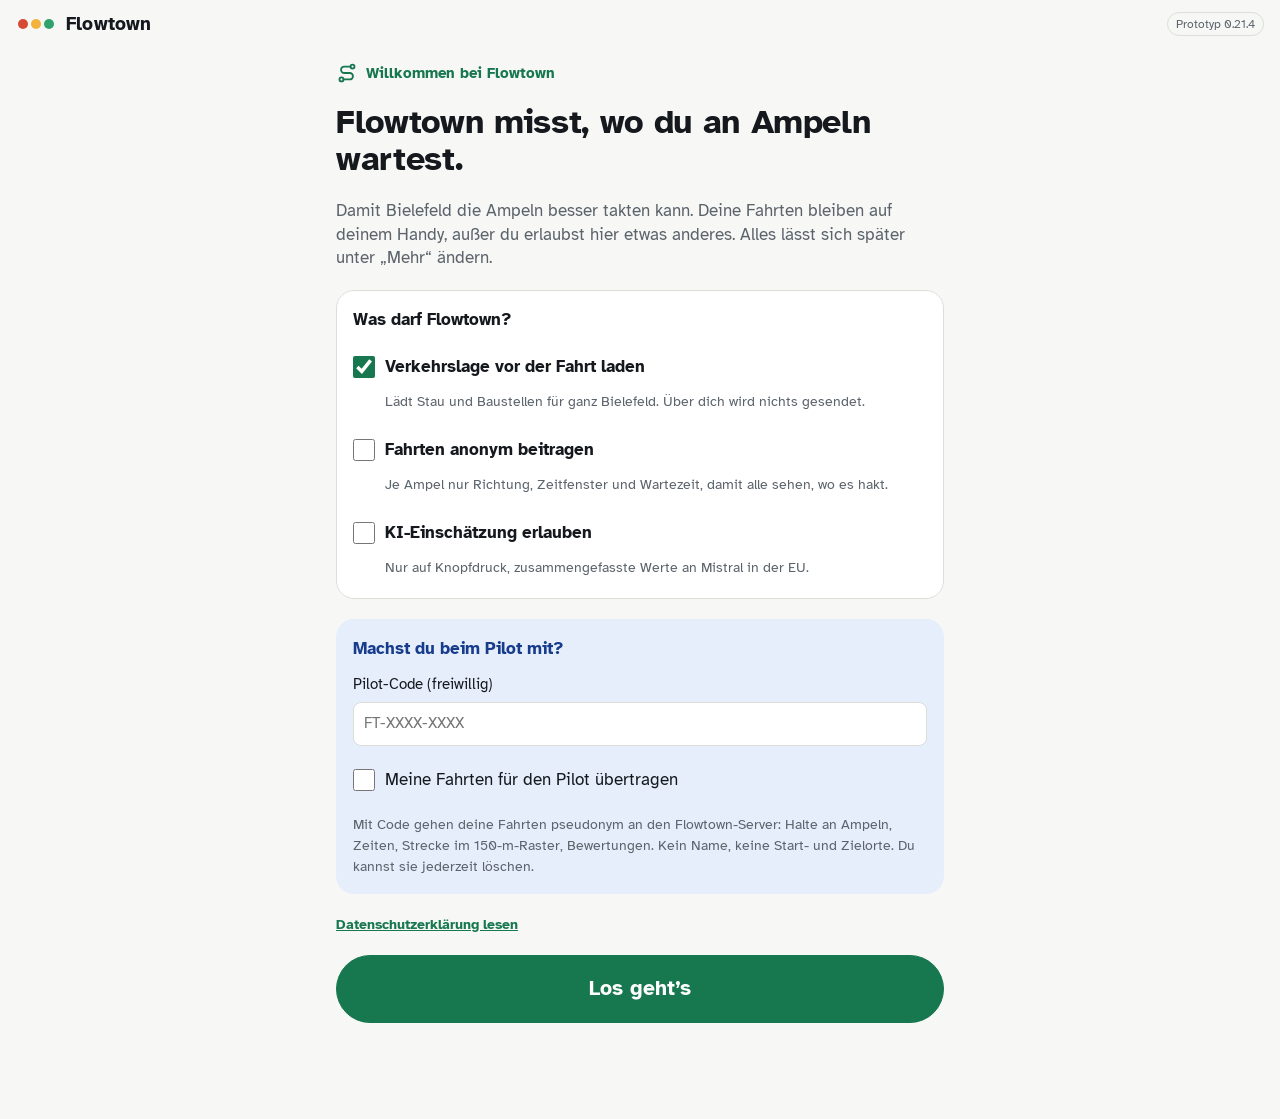
<file: index.html>
<!doctype html>
<html lang="de">
<head>
<meta charset="utf-8">
<meta name="viewport" content="width=device-width,initial-scale=1,viewport-fit=cover">
<title>Flowtown</title>
<meta name="description" content="Flowtown – Die grüne Welle beginnt bei dir. Weniger Stopps, weniger Sprit, in der Stadt und auf der Autobahn. Prototyp: zeichnet Halte an Ampeln auf und zeigt, wo du wartest.">
<meta name="theme-color" content="#f7f7f5">
<meta name="color-scheme" content="light">
<link rel="manifest" href="manifest.webmanifest">
<link rel="icon" href="icon.svg" type="image/svg+xml">
<link rel="apple-touch-icon" href="icon-192.png">
<meta name="apple-mobile-web-app-capable" content="yes">
<meta name="apple-mobile-web-app-title" content="Flowtown">
<link rel="stylesheet" href="vendor/leaflet/leaflet.css">
<link rel="stylesheet" href="style.css">
</head>
<body>
<svg class="sprite" aria-hidden="true" focusable="false">
  <symbol id="i-car" viewBox="0 0 24 24"><path d="M4 16V12.2l2-5.3A2 2 0 0 1 7.9 5.6h8.2a2 2 0 0 1 1.9 1.3l2 5.3V16a1 1 0 0 1-1 1H5a1 1 0 0 1-1-1z"/><path d="M4 12.2h16M6.5 17v2M17.5 17v2"/><circle cx="8" cy="14.5" r=".9" fill="currentColor"/><circle cx="16" cy="14.5" r=".9" fill="currentColor"/></symbol>
  <symbol id="i-bike" viewBox="0 0 24 24"><circle cx="5.5" cy="16.5" r="3.5"/><circle cx="18.5" cy="16.5" r="3.5"/><path d="M5.5 16.5 9 9h6l3.5 7.5M9 9l3 7.5H5.5M15 9l-1.2-3.2H11.5"/></symbol>
  <symbol id="i-bus" viewBox="0 0 24 24"><rect x="4" y="3" width="16" height="15" rx="3"/><path d="M4 11h16M8 18v3M16 18v3"/><circle cx="8" cy="14.5" r=".9" fill="currentColor"/><circle cx="16" cy="14.5" r=".9" fill="currentColor"/></symbol>
  <symbol id="i-tram" viewBox="0 0 24 24"><rect x="5" y="5" width="14" height="13" rx="3"/><path d="M5 11h14M9 2h6M12 2v3M8.5 21l1.5-3M15.5 21 14 18"/><circle cx="9" cy="14.5" r=".9" fill="currentColor"/><circle cx="15" cy="14.5" r=".9" fill="currentColor"/></symbol>
  <symbol id="i-walk" viewBox="0 0 24 24"><circle cx="13" cy="4" r="2"/><path d="m9 21 2.5-6.5M11.5 14.5 14 17v4M12.5 8.5l-1 6M12.5 8.5 9 10.5l-1.5 3M12.5 8.5 15 11.5h3"/></symbol>
  <symbol id="i-access" viewBox="0 0 24 24"><circle cx="11" cy="4" r="2"/><path d="M11 7.5V13h5l2.5 5.5"/><path d="M8 10.5a5.5 5.5 0 1 0 7.5 7"/></symbol>
  <symbol id="i-route" viewBox="0 0 24 24"><circle cx="6" cy="19" r="2.2"/><circle cx="18" cy="5" r="2.2"/><path d="M8.2 19H15a3.5 3.5 0 0 0 0-7H9a3.5 3.5 0 0 1 0-7h6.8"/></symbol>
  <symbol id="i-clock" viewBox="0 0 24 24"><circle cx="12" cy="12" r="9"/><path d="M12 7v5l3.5 2"/></symbol>
  <symbol id="i-bulb" viewBox="0 0 24 24"><path d="M9 18h6M10 21h4"/><path d="M12 3a6 6 0 0 0-3.8 10.6c.6.5.8 1.2.8 1.9V16h6v-.5c0-.7.2-1.4.8-1.9A6 6 0 0 0 12 3z"/></symbol>
  <symbol id="i-light" viewBox="0 0 24 24"><rect x="8" y="2" width="8" height="20" rx="3"/><circle cx="12" cy="7" r="1.6"/><circle cx="12" cy="12" r="1.6"/><circle cx="12" cy="17" r="1.6"/></symbol>
  <symbol id="i-chart" viewBox="0 0 24 24"><path d="M4 20h16M7 17v-5M12 17V6M17 17v-8"/></symbol>
  <symbol id="i-map" viewBox="0 0 24 24"><path d="M9 4 3 6v14l6-2 6 2 6-2V4l-6 2-6-2zM9 4v14M15 6v14"/></symbol>
  <symbol id="i-sliders" viewBox="0 0 24 24"><path d="M4 6h9M17 6h3M4 12h3M11 12h9M4 18h11M19 18h1"/><circle cx="15" cy="6" r="2"/><circle cx="9" cy="12" r="2"/><circle cx="17" cy="18" r="2"/></symbol>
  <symbol id="i-play" viewBox="0 0 24 24"><path d="M7 4.5v15l12-7.5z" fill="currentColor"/></symbol>
  <symbol id="i-stop" viewBox="0 0 24 24"><rect x="6" y="6" width="12" height="12" rx="2" fill="currentColor"/></symbol>
  <symbol id="i-timer" viewBox="0 0 24 24"><circle cx="12" cy="13" r="8"/><path d="M12 9v4l2.5 2M9.5 2h5"/></symbol>
  <symbol id="i-hourglass" viewBox="0 0 24 24"><path d="M6 3h12M6 21h12M7 3c0 4.5 10 5.5 10 9s-10 4.5-10 9M17 3c0 4.5-10 5.5-10 9s10 4.5 10 9"/></symbol>
  <symbol id="i-check" viewBox="0 0 24 24"><circle cx="12" cy="12" r="9"/><path d="m8 12.5 2.8 2.8L16 9.5"/></symbol>
  <symbol id="i-euro" viewBox="0 0 24 24"><path d="M17.5 6.5a7 7 0 1 0 0 11M4 10h9M4 14h9"/></symbol>
  <symbol id="i-shield" viewBox="0 0 24 24"><path d="M12 3l8 3v6c0 4.7-3.4 8-8 9-4.6-1-8-4.3-8-9V6z"/><path d="m9 12 2 2 4-4"/></symbol>
  <symbol id="i-phone" viewBox="0 0 24 24"><rect x="7" y="2" width="10" height="20" rx="2.5"/><path d="M11 18h2"/></symbol>
  <symbol id="i-hand" viewBox="0 0 24 24"><path d="M8 13V5.5a1.5 1.5 0 0 1 3 0V11M11 10.5V4a1.5 1.5 0 0 1 3 0v6.5M14 10.5V5.5a1.5 1.5 0 0 1 3 0V14a7 7 0 0 1-7 7h-.5a6 6 0 0 1-5.2-3L3 15.2a1.5 1.5 0 0 1 2.6-1.5L8 16"/></symbol>
  <symbol id="i-thumb" viewBox="0 0 24 24"><path d="M7 10v11M3 10h4v11H3zM7 10l4-7a2 2 0 0 1 3.1 2.1L13 9h5.3a2 2 0 0 1 2 2.4l-1.5 7.5a2.5 2.5 0 0 1-2.4 2.1H7"/></symbol>
  <symbol id="i-download" viewBox="0 0 24 24"><path d="M12 3v12M7 10l5 5 5-5M5 21h14"/></symbol>
  <symbol id="i-upload" viewBox="0 0 24 24"><path d="M12 16V4M7 9l5-5 5 5M5 21h14"/></symbol>
  <symbol id="i-trash" viewBox="0 0 24 24"><path d="M4 7h16M10 11v6M14 11v6M6 7l1 13h10l1-13M9 7V4h6v3"/></symbol>
  <symbol id="i-flask" viewBox="0 0 24 24"><path d="M9 3h6M10 3v6l-5.5 9.5A1.7 1.7 0 0 0 6 21h12a1.7 1.7 0 0 0 1.5-2.5L14 9V3M7.5 15h9"/></symbol>
  <symbol id="i-db" viewBox="0 0 24 24"><ellipse cx="12" cy="5.5" rx="8" ry="2.8"/><path d="M4 5.5v13c0 1.5 3.6 2.8 8 2.8s8-1.3 8-2.8v-13M4 12c0 1.5 3.6 2.8 8 2.8s8-1.3 8-2.8"/></symbol>
  <symbol id="i-gauge" viewBox="0 0 24 24"><path d="M3.5 18a9 9 0 1 1 17 0"/><path d="m12 14 4-5"/></symbol>
  <symbol id="i-pin" viewBox="0 0 24 24"><path d="M12 21s-7-6.2-7-11.5a7 7 0 0 1 14 0C19 14.8 12 21 12 21z"/><circle cx="12" cy="9.5" r="2.5"/></symbol>
  <symbol id="i-wave" viewBox="0 0 24 24"><path d="M2 12c2.5-5 5-5 7.5 0s5 5 7.5 0 3.5-3 5-3"/></symbol>
  <symbol id="i-alert" viewBox="0 0 24 24"><path d="M12 3 2 20h20z"/><path d="M12 10v4.5M12 17.5v.01"/></symbol>
  <symbol id="i-info" viewBox="0 0 24 24"><circle cx="12" cy="12" r="9"/><path d="M12 11v6M12 7.5v.01"/></symbol>
  <symbol id="i-gps" viewBox="0 0 24 24"><circle cx="12" cy="12" r="7"/><circle cx="12" cy="12" r="2.5"/><path d="M12 2v3M12 19v3M2 12h3M19 12h3"/></symbol>
  <symbol id="i-sound" viewBox="0 0 24 24"><path d="M4 9.5h3.5L12 6v12l-4.5-3.5H4z"/><path d="M15.5 9a4 4 0 0 1 0 6M18 6.5a7.5 7.5 0 0 1 0 11"/></symbol>
  <symbol id="i-grid" viewBox="0 0 24 24"><rect x="4" y="4" width="16" height="16" rx="2"/><path d="M4 12h16M12 4v16"/></symbol>
  <symbol id="i-list" viewBox="0 0 24 24"><path d="M9 6h11M9 12h11M9 18h11M4.5 6h.01M4.5 12h.01M4.5 18h.01"/></symbol>
  <symbol id="i-calendar" viewBox="0 0 24 24"><rect x="3.5" y="5" width="17" height="15" rx="2"/><path d="M3.5 10h17M8 3v4M16 3v4"/></symbol>
  <symbol id="i-cloud" viewBox="0 0 24 24"><path d="M7 18.5h10.5a4 4 0 0 0 .4-8 6 6 0 0 0-11.6 1.6A3.5 3.5 0 0 0 7 18.5z"/></symbol>
  <symbol id="i-spark" viewBox="0 0 24 24"><path d="M12 3l1.8 5.2L19 10l-5.2 1.8L12 17l-1.8-5.2L5 10l5.2-1.8zM19 16l.8 2.2L22 19l-2.2.8L19 22l-.8-2.2L16 19l2.2-.8z"/></symbol>
  <symbol id="i-chevron" viewBox="0 0 24 24"><path d="M9 6l6 6-6 6"/></symbol>
  <symbol id="i-x" viewBox="0 0 24 24"><path d="M6 6l12 12M18 6 6 18"/></symbol>
  <symbol id="i-bell" viewBox="0 0 24 24"><path d="M6 16v-5a6 6 0 0 1 12 0v5l1.5 2h-15zM10 21h4"/></symbol>
</svg>
<header class="top">
  <svg class="logo" viewBox="0 0 40 14" aria-hidden="true"><circle cx="7" cy="7" r="5" fill="#D64933"/><circle cx="20" cy="7" r="5" fill="#F2B33D"/><circle cx="33" cy="7" r="5" fill="#2FA36B"/></svg>
  <h1>Flowtown</h1>
  <span class="proto">Prototyp</span>
</header>

<main id="main">
  <p id="app-error" class="msg warn app-error" role="alert" hidden></p>
  <!-- Einstieg beim ersten Start -->
  <section id="view-welcome" class="view welcome" hidden aria-labelledby="h-welcome">
    <span class="st-label"><svg class="ic" aria-hidden="true"><use href="#i-route"/></svg>Willkommen bei Flowtown</span>
    <h2 id="h-welcome" class="st-title">Flowtown misst, wo du an Ampeln wartest.</h2>
    <p class="st-sub">Damit Bielefeld die Ampeln besser takten kann. Deine Fahrten bleiben auf deinem Handy, außer du erlaubst hier etwas anderes. Alles lässt sich später unter „Mehr“ ändern.</p>
    <fieldset class="card consent">
      <legend class="sr-only">Was Flowtown darf</legend>
      <h3>Was darf Flowtown?</h3>
      <label class="check"><input type="checkbox" id="w-lage" checked><span>Verkehrslage vor der Fahrt laden</span></label>
      <p class="small muted">Lädt Stau und Baustellen für ganz Bielefeld. Über dich wird nichts gesendet.</p>
      <label class="check"><input type="checkbox" id="w-wir"><span>Fahrten anonym beitragen</span></label>
      <p class="small muted">Je Ampel nur Richtung, Zeitfenster und Wartezeit, damit alle sehen, wo es hakt.</p>
      <label class="check"><input type="checkbox" id="w-ki"><span>KI-Einschätzung erlauben</span></label>
      <p class="small muted">Nur auf Knopfdruck, zusammengefasste Werte an Mistral in der EU.</p>
    </fieldset>
    <div class="card pilot-box">
      <h3>Machst du beim Pilot mit?</h3>
      <label class="field" for="w-code">Pilot-Code (freiwillig)
        <input id="w-code" type="text" autocomplete="off" autocapitalize="characters" spellcheck="false" placeholder="FT-XXXX-XXXX">
      </label>
      <label class="check"><input type="checkbox" id="w-pilot"><span>Meine Fahrten für den Pilot übertragen</span></label>
      <p class="small muted">Mit Code gehen deine Fahrten pseudonym an den Flowtown-Server: Halte an Ampeln, Zeiten, Strecke im 150-m-Raster, Bewertungen. Kein Name, keine Start- und Zielorte. Du kannst sie jederzeit löschen.</p>
    </div>
    <p class="small"><a href="datenschutz.html" target="_blank" rel="noopener">Datenschutzerklärung lesen</a></p>
    <p id="welcome-msg" class="msg" role="status" aria-live="polite"></p>
    <button id="btn-welcome" class="btn primary big go" type="button">Los geht’s</button>
  </section>

  <!-- Fahren -->
  <section id="view-start" class="view" aria-labelledby="h-start">
    <p class="hello-date" id="today-date"></p>
    <div id="a2hs" class="a2hs" hidden></div>
    <div id="status" class="status ok">
      <span class="st-label" id="st-label"><svg class="ic" aria-hidden="true"><use href="#i-check"/></svg><span id="st-label-text">Vor der Fahrt</span></span>
      <h2 id="h-start" class="st-title" aria-live="polite">Heute unterwegs</h2>
      <p class="st-sub" id="st-sub"></p>
      <div id="st-detail"></div>
    </div>
    <fieldset class="switch">
      <legend>Womit?</legend>
      <div class="switch-row">
        <label><input type="radio" name="mgroup" value="auto" checked><span><svg class="ic" aria-hidden="true"><use href="#i-car"/></svg>Auto</span></label>
        <label><input type="radio" name="mgroup" value="rad"><span><svg class="ic" aria-hidden="true"><use href="#i-bike"/></svg>Rad</span></label>
        <label><input type="radio" name="mgroup" value="oepnv"><span><svg class="ic" aria-hidden="true"><use href="#i-tram"/></svg>Bus &amp; Bahn</span></label>
        <label><input type="radio" name="mgroup" value="fuss"><span><svg class="ic" aria-hidden="true"><use href="#i-walk"/></svg>Zu Fuß</span></label>
      </div>
      <div class="switch-row sub" id="pt-row" hidden>
        <label><input type="radio" name="pt" value="bahn" checked><span><svg class="ic" aria-hidden="true"><use href="#i-tram"/></svg>Stadtbahn</span></label>
        <label><input type="radio" name="pt" value="bus"><span><svg class="ic" aria-hidden="true"><use href="#i-bus"/></svg>Bus</span></label>
      </div>
    </fieldset>
    <div class="access-row">
      <label class="check"><input type="checkbox" id="inp-access"><svg class="ic" aria-hidden="true"><use href="#i-access"/></svg> Profil barrierefrei</label>
      <select id="inp-access-type" aria-label="Art der Einschränkung" hidden>
        <option value="rollstuhl">Rollstuhl</option>
        <option value="rollator">Rollator oder langsames Gehen</option>
        <option value="sehen">Sehbehinderung</option>
        <option value="andere">andere Einschränkung</option>
      </select>
    </div>
    <button id="btn-start" class="btn primary big go" type="button"><svg class="ic" aria-hidden="true"><use href="#i-play"/></svg><span id="btn-start-label">Losfahren</span></button>
    <p id="start-msg" class="msg" role="status" aria-live="polite"></p>
    <div id="vorfahrt" class="vorfahrt" hidden></div>
    <div id="today" class="today"></div>
    <details class="card hints" id="hints">
      <summary class="card-head"><span class="chip"><svg class="ic" aria-hidden="true"><use href="#i-info"/></svg></span><h3>So klappt die Aufzeichnung</h3></summary>
      <ul class="ilist">
        <li><svg class="ic" aria-hidden="true"><use href="#i-phone"/></svg><span id="hint-hold">Handy in die Halterung, App geöffnet lassen. Der Bildschirm bleibt an.</span></li>
        <li><svg class="ic" aria-hidden="true"><use href="#i-hand"/></svg><span id="hint-during">Während der Fahrt nichts antippen. Bewertet wird erst danach.</span></li>
        <li><svg class="ic" aria-hidden="true"><use href="#i-shield"/></svg><span>Gespeichert werden nur Halte an Ampeln und Ampeln ohne Halt, keine Start- und Zielorte. Fährst du mit Ziel los, nur dessen Name.</span></li>
      </ul>
    </details>
  </section>

  <!-- Aufzeichnung -->
  <section id="view-drive" class="view" hidden aria-labelledby="h-drive">
    <h2 id="h-drive" class="sr-only">Aufzeichnung läuft</h2>
    <div class="drive-state" id="drive-state" role="status" aria-live="polite">Warte auf GPS …</div>
    <div class="speed"><span id="drive-speed">–</span><small>km/h</small></div>
    <p class="dir" id="drive-dir" aria-live="off"></p>
    <p class="leg" id="drive-leg" hidden></p>
    <dl class="counters">
      <div><dt><svg class="ic" aria-hidden="true"><use href="#i-timer"/></svg><span id="lbl-drive-time">Fahrzeit</span></dt><dd id="drive-time">0:00</dd></div>
      <div><dt><svg class="ic" aria-hidden="true"><use href="#i-check"/></svg><span>Ampeln ohne Halt</span></dt><dd id="drive-pass">0</dd></div>
      <div><dt><svg class="ic" aria-hidden="true"><use href="#i-light"/></svg><span>Halte an Ampeln</span></dt><dd id="drive-halts">0</dd></div>
      <div><dt><svg class="ic" aria-hidden="true"><use href="#i-hourglass"/></svg><span>Wartezeit</span></dt><dd id="drive-wait">0:00</dd></div>
    </dl>
    <p class="gps"><svg class="ic" aria-hidden="true"><use href="#i-gps"/></svg><span id="drive-gps">GPS: –</span></p>
    <p class="msg warn" id="drive-warn" hidden></p>
    <div class="transfer-row" id="transfer-row" hidden>
      <button id="btn-transfer" class="btn big" type="button"><svg class="ic" aria-hidden="true"><use href="#i-walk"/></svg>Umsteigen</button>
      <div id="transfer-next" class="transfer-next" hidden>
        <p class="small muted">Womit geht es weiter?</p>
        <button id="btn-next-bahn" class="btn primary big" type="button"><svg class="ic" aria-hidden="true"><use href="#i-tram"/></svg>Weiter mit Stadtbahn</button>
        <button id="btn-next-bus" class="btn primary big" type="button"><svg class="ic" aria-hidden="true"><use href="#i-bus"/></svg>Weiter mit Bus</button>
      </div>
    </div>
    <div class="end-row">
      <button id="btn-end" class="btn danger big" type="button"><svg class="ic" aria-hidden="true"><use href="#i-stop"/></svg><span id="btn-end-label">Fahrt beenden</span></button>
      <button id="btn-end-confirm" class="btn danger big" type="button" hidden>Ja, beenden</button>
      <button id="btn-end-cancel" class="btn big" type="button" hidden><svg class="ic" aria-hidden="true"><use href="#i-play"/></svg><span id="btn-cont-label">Weiterfahren</span></button>
    </div>
  </section>

  <!-- Bewertung -->
  <section id="view-review" class="view" hidden aria-labelledby="h-review">
    <span class="st-label hist" id="review-label">Fahrt beendet</span>
    <h2 id="h-review" class="st-title">Wie war deine Fahrt?</h2>
    <div id="review-head" class="review-head"></div>
    <h3 class="ask-title" id="review-ask">Wie war es an den Ampeln?</h3>
    <div id="review-list" class="list"></div>
    <details class="more-box" id="review-more"><summary><svg class="ic" aria-hidden="true"><use href="#i-list"/></svg>Alle Details</summary>
      <div id="review-summary" class="pills"></div>
      <div id="review-bilanz"></div>
    </details>
    <button id="btn-review-done" class="btn primary big" type="button"><svg class="ic" aria-hidden="true"><use href="#i-check"/></svg>Fertig</button>
    <button id="btn-review-delete" class="btn quiet" type="button"><svg class="ic" aria-hidden="true"><use href="#i-trash"/></svg><span>Diese Aufzeichnung löschen</span></button>
  </section>

  <!-- Tipps -->
  <section id="view-tips" class="view" hidden aria-labelledby="h-tips">
    <h2 id="h-tips">Deine Tipps</h2>
    <p class="note"><svg class="ic" aria-hidden="true"><use href="#i-info"/></svg><span>Aus deinen Fahrten, auf deinem Gerät ausgewertet.</span></p>
    <div id="tips-body" class="today"></div>
  </section>

  <!-- Statistik -->
  <section id="view-stats" class="view" hidden aria-labelledby="h-stats">
    <h2 id="h-stats">Verlauf</h2>
    <div id="hist-top" class="today"></div>
    <button type="button" class="world-link" data-goto="map"><svg class="ic" aria-hidden="true"><use href="#i-map"/></svg><span><b>Karte</b><span>Wo es in Bielefeld hakt</span></span><svg class="ic" aria-hidden="true"><use href="#i-chevron"/></svg></button>
    <h3 class="sec-title">Deine Wartezeit</h3>
    <div class="seg" role="group" aria-label="Zeitraum">
      <button type="button" data-range="week" aria-pressed="true"><svg class="ic" aria-hidden="true"><use href="#i-calendar"/></svg>Diese Woche</button>
      <button type="button" data-range="all" aria-pressed="false"><svg class="ic" aria-hidden="true"><use href="#i-list"/></svg>Gesamt</button>
    </div>
    <p id="stats-demo" class="msg warn" hidden>Enthält Demo-Daten aus der Testfahrt.</p>
    <div id="stats-body"></div>
  </section>

  <!-- Karte -->
  <section id="view-map" class="view view-map" hidden aria-labelledby="h-map">
    <button type="button" class="back-link" data-goto="stats"><svg class="ic flip" aria-hidden="true"><use href="#i-chevron"/></svg>Verlauf</button>
    <h2 id="h-map">Deine Warte-Wolke</h2>
    <div class="seg" id="map-mode" role="group" aria-label="Ansicht der Karte">
      <button type="button" data-mode="signals" aria-pressed="true"><svg class="ic" aria-hidden="true"><use href="#i-light"/></svg>Ampeln</button>
      <button type="button" data-mode="grid" aria-pressed="false"><svg class="ic" aria-hidden="true"><use href="#i-grid"/></svg>Flow-Raster</button>
    </div>
    <select id="map-window" aria-label="Zeitfenster" hidden></select>
    <p class="lead small" id="map-legend"></p>
    <button id="btn-locate" class="btn" type="button"><svg class="ic" aria-hidden="true"><use href="#i-gps"/></svg>Zu meinem Standort</button>
    <p id="map-loc-msg" class="msg" role="status" aria-live="polite"></p>
    <div id="map" role="region" aria-label="Karte der Ampeln mit deinen Wartezeiten"></div>
    <p id="map-empty" class="msg" hidden>Noch keine Halte aufgezeichnet.</p>
    <div id="map-insights" class="card insights" hidden></div>
  </section>

  <!-- Mehr -->
  <section id="view-more" class="view" hidden aria-labelledby="h-more">
    <h2 id="h-more">Daten und Einstellungen</h2>
    <div class="card">
      <div class="card-head"><span class="chip"><svg class="ic" aria-hidden="true"><use href="#i-db"/></svg></span><h3>Deine Daten</h3></div>
      <p class="small muted">Alles bleibt auf diesem Gerät, bis du es exportierst.</p>
      <div class="btn-col">
        <button id="btn-export" class="btn" type="button"><svg class="ic" aria-hidden="true"><use href="#i-download"/></svg>Daten exportieren (JSON)</button>
        <button id="btn-export-csv" class="btn" type="button"><svg class="ic" aria-hidden="true"><use href="#i-download"/></svg>Halte exportieren (CSV)</button>
        <label class="btn file-btn"><svg class="ic" aria-hidden="true"><use href="#i-upload"/></svg>Daten importieren<input id="inp-import" type="file" accept="application/json,.json"></label>
      </div>
    </div>
    <div class="card" id="pilot-card"></div>
    <div class="card">
      <div class="card-head"><span class="chip"><svg class="ic" aria-hidden="true"><use href="#i-cloud"/></svg></span><h3>Flowtown-Server</h3></div>
      <label class="field" for="inp-server">Adresse des Servers
        <input id="inp-server" type="url" inputmode="url" autocomplete="off" spellcheck="false" placeholder="https://…/flowtown-api">
      </label>
      <p class="small muted" id="server-status" role="status" aria-live="polite"></p>
      <label class="check"><input type="checkbox" id="inp-wir"><svg class="ic" aria-hidden="true"><use href="#i-route"/></svg> Fahrten anonym beitragen</label>
      <label class="check"><input type="checkbox" id="inp-lage"><svg class="ic" aria-hidden="true"><use href="#i-alert"/></svg> Verkehrslage vor der Fahrt</label>
      <label class="check"><input type="checkbox" id="inp-ki"><svg class="ic" aria-hidden="true"><use href="#i-spark"/></svg> KI-Einschätzung erlauben</label>
      <details class="more-info"><summary><svg class="ic" aria-hidden="true"><use href="#i-shield"/></svg>Was wird gesendet?</summary>
        <ul class="ilist small">
          <li><svg class="ic" aria-hidden="true"><use href="#i-route"/></svg><span><b>Beitragen:</b> je Ampel nur Richtung, Zeitfenster und Wartezeit. Keine Uhrzeiten, kein Start, kein Ziel. Werte anderer erscheinen ab fünf Personen.</span></li>
          <li><svg class="ic" aria-hidden="true"><use href="#i-alert"/></svg><span><b>Verkehrslage:</b> Die App lädt die Lage für ganz Bielefeld und prüft auf dem Handy, was deine Wege betrifft. Über dich wird dabei nichts gesendet.</span></li>
          <li><svg class="ic" aria-hidden="true"><use href="#i-spark"/></svg><span><b>KI:</b> auf Knopfdruck zusammengefasste Werte an Mistral (EU), etwa Wartezeiten und Ampelnamen. Keine Koordinaten, nichts wird gespeichert.</span></li>
        </ul></details>
      <button id="btn-server-test" class="btn" type="button"><svg class="ic" aria-hidden="true"><use href="#i-check"/></svg>Verbindung prüfen</button>
    </div>
    <div class="card">
      <div class="card-head"><span class="chip"><svg class="ic" aria-hidden="true"><use href="#i-euro"/></svg></span><h3>Preise für die Kostenschätzung</h3></div>
      <label class="row" for="inp-fuel">Sprit, Euro je Liter
        <input id="inp-fuel" class="price" type="text" inputmode="decimal" autocomplete="off">
      </label>
      <label class="row" for="inp-power">Strom, Euro je kWh
        <input id="inp-power" class="price" type="text" inputmode="decimal" autocomplete="off">
      </label>
    </div>
    <div class="card">
      <div class="card-head"><span class="chip"><svg class="ic" aria-hidden="true"><use href="#i-shield"/></svg></span><h3>Datenschutz</h3></div>
      <label class="row" for="inp-cut">Ereignisse in der Nähe von Start und Ziel verwerfen
        <select id="inp-cut">
          <option value="0">aus</option>
          <option value="200">200 m</option>
          <option value="400">400 m</option>
        </select>
      </label>
    </div>
    <div class="card">
      <div class="card-head"><span class="chip"><svg class="ic" aria-hidden="true"><use href="#i-light"/></svg></span><h3>Ampeldaten</h3></div>
      <p class="small" id="signals-info">–</p>
      <button id="btn-reload-signals" class="btn" type="button"><svg class="ic" aria-hidden="true"><use href="#i-gps"/></svg>Ampeln in der Umgebung neu laden</button>
    </div>
    <div class="card">
      <div class="card-head"><span class="chip"><svg class="ic" aria-hidden="true"><use href="#i-flask"/></svg></span><h3>Testen ohne Fahrt</h3></div>
      <div class="btn-col">
        <button id="btn-demo" class="btn" type="button"><svg class="ic" aria-hidden="true"><use href="#i-play"/></svg>Testfahrt simulieren</button>
        <button id="btn-demo-clear" class="btn" type="button">Demo-Daten löschen</button>
      </div>
    </div>
    <div class="card">
      <div class="card-head"><span class="chip bad"><svg class="ic" aria-hidden="true"><use href="#i-trash"/></svg></span><h3>Alles löschen</h3></div>
      <button id="btn-wipe" class="btn danger" type="button"><svg class="ic" aria-hidden="true"><use href="#i-trash"/></svg>Alle Fahrten löschen</button>
      <div id="wipe-confirm" class="btn-col" hidden>
        <p class="small">Wirklich alle Fahrten löschen? Das lässt sich nicht rückgängig machen.</p>
        <button id="btn-wipe-yes" class="btn danger" type="button">Ja, alles löschen</button>
        <button id="btn-wipe-no" class="btn" type="button">Abbrechen</button>
      </div>
    </div>
    <p class="small"><a href="datenschutz.html" target="_blank" rel="noopener">Datenschutzerklärung</a></p>
    <p class="small muted">Ampelstandorte: © OpenStreetMap-Mitwirkende. Prototyp, Version <span id="app-version"></span>.</p>
    <p id="more-msg" class="msg" role="status" aria-live="polite"></p>
  </section>
</main>

<dialog id="map-peek" class="peek" aria-labelledby="peek-title">
  <div class="peek-head"><h3 id="peek-title"></h3><form method="dialog"><button class="btn peek-close" aria-label="Karte schließen"><svg class="ic" aria-hidden="true"><use href="#i-x"/></svg></button></form></div>
  <div id="peek-map" role="region" aria-label="Karte des Orts"></div>
  <p id="peek-meta" class="small muted"></p>
</dialog>

<nav class="tabs" aria-label="Hauptnavigation">
  <button type="button" data-view="start" data-world="go" aria-current="page"><svg class="ic" aria-hidden="true"><use href="#i-route"/></svg><span>Heute</span></button>
  <button type="button" data-view="tips" data-world="tip"><svg class="ic" aria-hidden="true"><use href="#i-bulb"/></svg><span>Tipps</span></button>
  <button type="button" data-view="stats" data-world="hist"><svg class="ic" aria-hidden="true"><use href="#i-chart"/></svg><span>Verlauf</span></button>
  <button type="button" data-view="more" data-world="more"><svg class="ic" aria-hidden="true"><use href="#i-sliders"/></svg><span>Mehr</span></button>
</nav>

<script>
  // Zeigt Programmfehler sichtbar an, damit man sie melden kann
  window.addEventListener('error', function (e) {
    var b = document.getElementById('app-error');
    if (!b) return;
    b.hidden = false;
    b.textContent = 'Fehler in der App: ' + (e.message || 'unbekannt') + (e.lineno ? ' (Zeile ' + e.lineno + ')' : '') + '. Bitte einen Screenshot davon schicken.';
  });
</script>
<script src="vendor/leaflet/leaflet.js"></script>
<script src="app.js"></script>
</body>
</html>
</file>
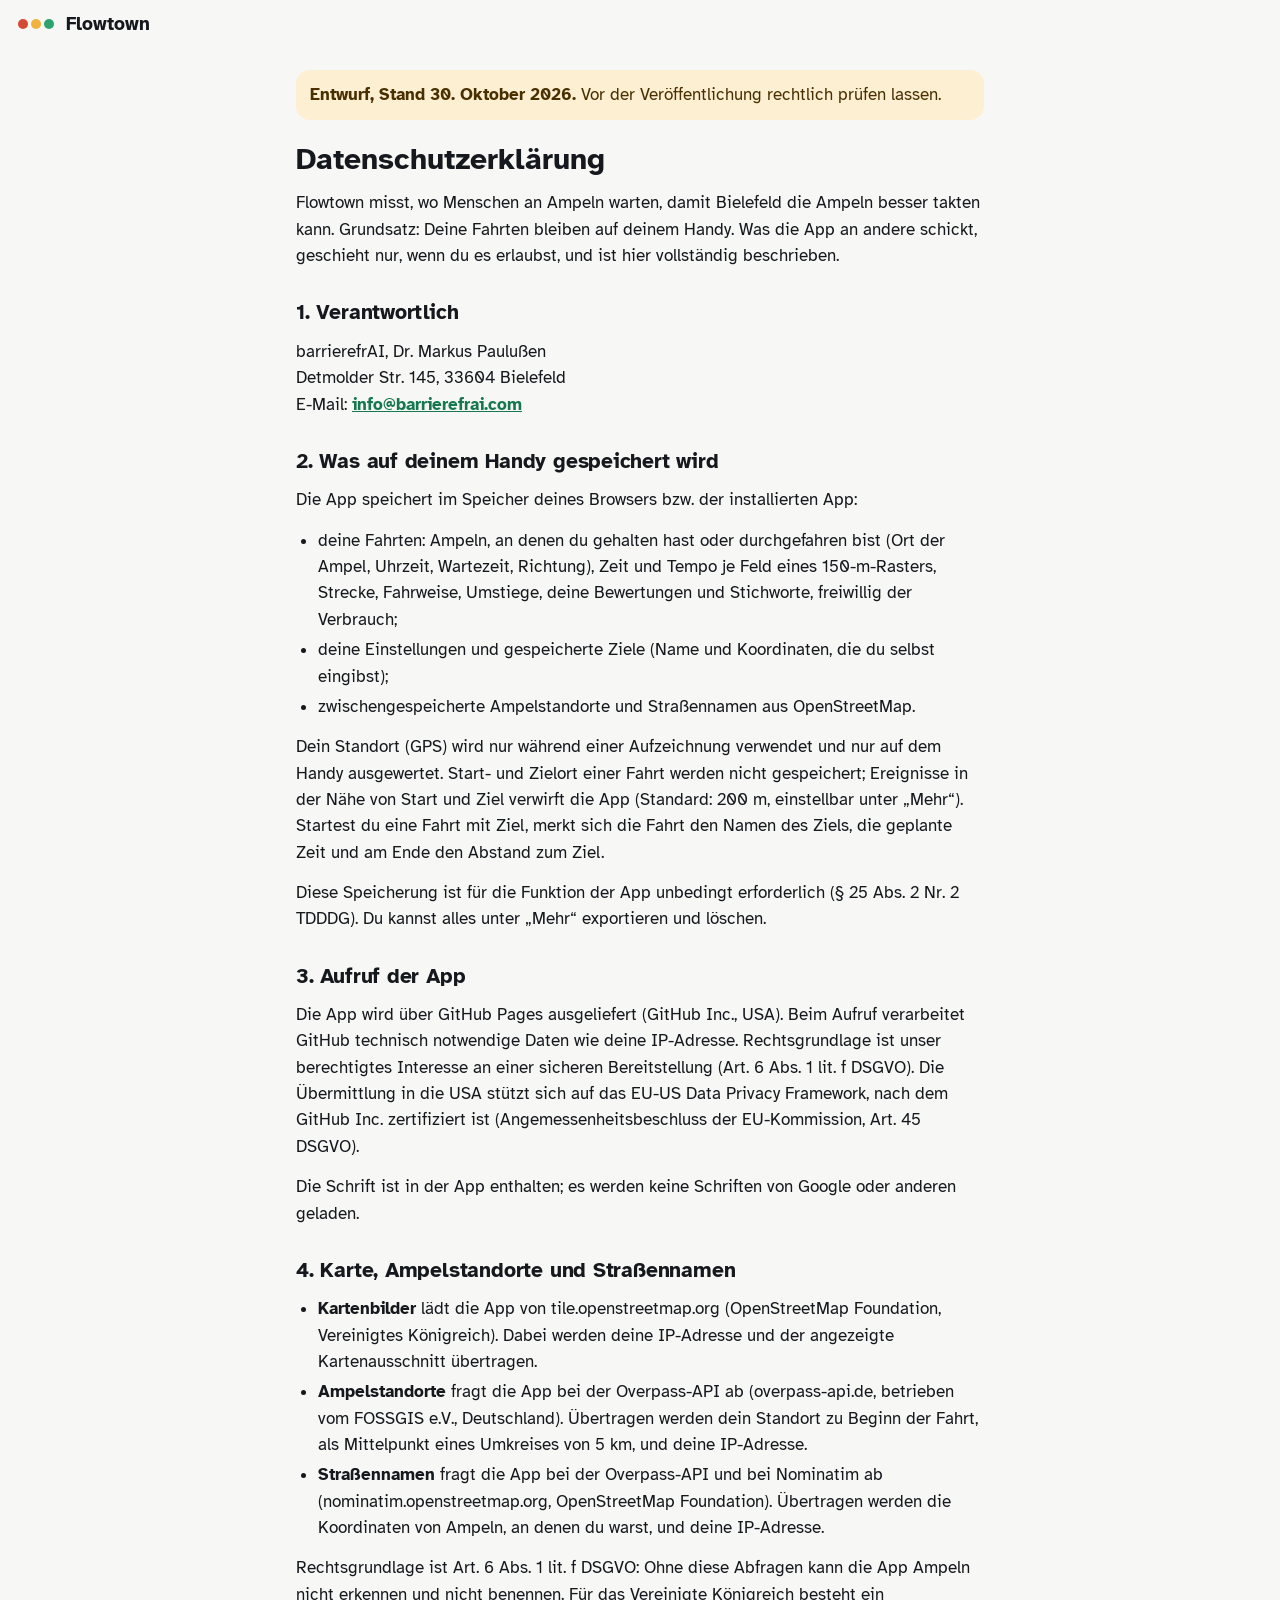
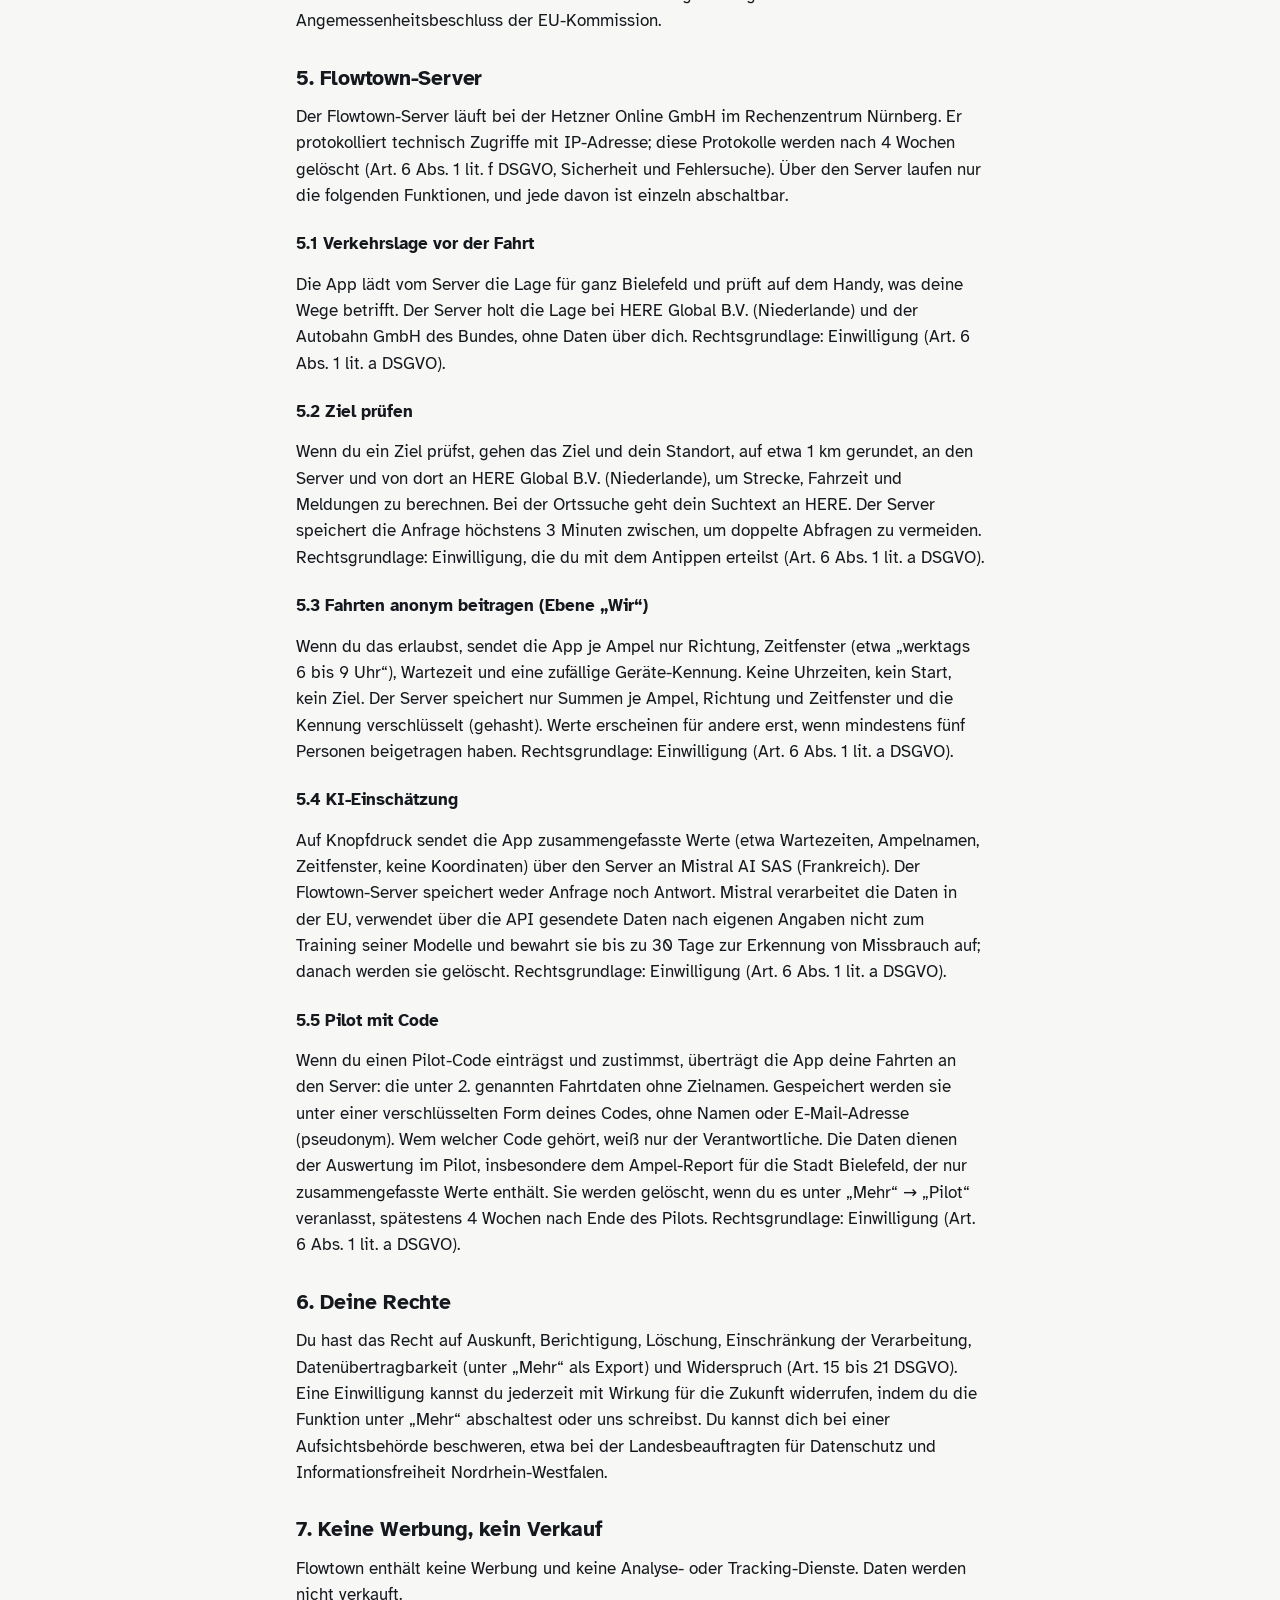
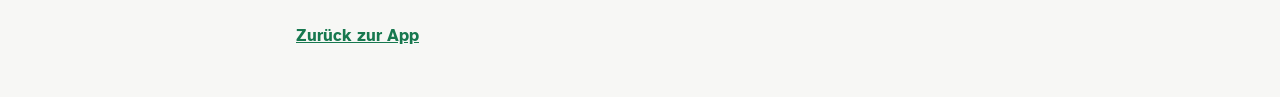
<file: datenschutz.html>
<!doctype html>
<html lang="de">
<head>
<meta charset="utf-8">
<meta name="viewport" content="width=device-width,initial-scale=1,viewport-fit=cover">
<title>Datenschutz · Flowtown</title>
<meta name="theme-color" content="#f7f7f5">
<meta name="color-scheme" content="light">
<link rel="icon" href="icon.svg" type="image/svg+xml">
<link rel="stylesheet" href="style.css">
<style>
  body{background:#f7f7f5}
  .doc{max-width:720px;margin:0 auto;padding:20px max(16px,env(safe-area-inset-right,0px)) 48px max(16px,env(safe-area-inset-left,0px));display:flex;flex-direction:column;gap:14px;line-height:1.55}
  .doc h1{font-size:30px;line-height:1.15;margin:8px 0 0}
  .doc h2{font-size:21px;margin:18px 0 0}
  .doc h3{font-size:17px;margin:8px 0 0}
  .doc ul{margin:0;padding-left:22px;display:flex;flex-direction:column;gap:4px}
  .doc .draft{background:var(--amber-tint);color:#4a3000;border-radius:14px;padding:12px 14px}
  .doc .todo{background:#fff0d1;border-radius:4px;padding:0 4px}
  .doc a{color:var(--accent);font-weight:700}
</style>
</head>
<body>
<header class="top">
  <svg class="logo" viewBox="0 0 40 14" aria-hidden="true"><circle cx="7" cy="7" r="5" fill="#D64933"/><circle cx="20" cy="7" r="5" fill="#F2B33D"/><circle cx="33" cy="7" r="5" fill="#2FA36B"/></svg>
  <span style="font-size:19px;font-weight:700">Flowtown</span>
</header>
<main class="doc">
  <p class="draft"><b>Entwurf, Stand 30. Oktober 2026.</b> Vor der Veröffentlichung rechtlich prüfen lassen.</p>
  <h1>Datenschutzerklärung</h1>
  <p>Flowtown misst, wo Menschen an Ampeln warten, damit Bielefeld die Ampeln besser takten kann. Grundsatz: Deine Fahrten bleiben auf deinem Handy. Was die App an andere schickt, geschieht nur, wenn du es erlaubst, und ist hier vollständig beschrieben.</p>

  <h2>1. Verantwortlich</h2>
  <p>barrierefrAI, Dr. Markus Paulußen<br>Detmolder Str. 145, 33604 Bielefeld<br>E-Mail: <a href="mailto:info@barrierefrai.com">info@barrierefrai.com</a></p>

  <h2>2. Was auf deinem Handy gespeichert wird</h2>
  <p>Die App speichert im Speicher deines Browsers bzw. der installierten App:</p>
  <ul>
    <li>deine Fahrten: Ampeln, an denen du gehalten hast oder durchgefahren bist (Ort der Ampel, Uhrzeit, Wartezeit, Richtung), Zeit und Tempo je Feld eines 150-m-Rasters, Strecke, Fahrweise, Umstiege, deine Bewertungen und Stichworte, freiwillig der Verbrauch;</li>
    <li>deine Einstellungen und gespeicherte Ziele (Name und Koordinaten, die du selbst eingibst);</li>
    <li>zwischengespeicherte Ampelstandorte und Straßennamen aus OpenStreetMap.</li>
  </ul>
  <p>Dein Standort (GPS) wird nur während einer Aufzeichnung verwendet und nur auf dem Handy ausgewertet. Start- und Zielort einer Fahrt werden nicht gespeichert; Ereignisse in der Nähe von Start und Ziel verwirft die App (Standard: 200 m, einstellbar unter „Mehr“). Startest du eine Fahrt mit Ziel, merkt sich die Fahrt den Namen des Ziels, die geplante Zeit und am Ende den Abstand zum Ziel.</p>
  <p>Diese Speicherung ist für die Funktion der App unbedingt erforderlich (§ 25 Abs. 2 Nr. 2 TDDDG). Du kannst alles unter „Mehr“ exportieren und löschen.</p>

  <h2>3. Aufruf der App</h2>
  <p>Die App wird über GitHub Pages ausgeliefert (GitHub Inc., USA). Beim Aufruf verarbeitet GitHub technisch notwendige Daten wie deine IP-Adresse. Rechtsgrundlage ist unser berechtigtes Interesse an einer sicheren Bereitstellung (Art. 6 Abs. 1 lit. f DSGVO). Die Übermittlung in die USA stützt sich auf das EU-US Data Privacy Framework, nach dem GitHub Inc. zertifiziert ist (Angemessenheitsbeschluss der EU-Kommission, Art. 45 DSGVO).</p>
  <p>Die Schrift ist in der App enthalten; es werden keine Schriften von Google oder anderen geladen.</p>

  <h2>4. Karte, Ampelstandorte und Straßennamen</h2>
  <ul>
    <li><b>Kartenbilder</b> lädt die App von tile.openstreetmap.org (OpenStreetMap Foundation, Vereinigtes Königreich). Dabei werden deine IP-Adresse und der angezeigte Kartenausschnitt übertragen.</li>
    <li><b>Ampelstandorte</b> fragt die App bei der Overpass-API ab (overpass-api.de, betrieben vom FOSSGIS e.V., Deutschland). Übertragen werden dein Standort zu Beginn der Fahrt, als Mittelpunkt eines Umkreises von 5 km, und deine IP-Adresse.</li>
    <li><b>Straßennamen</b> fragt die App bei der Overpass-API und bei Nominatim ab (nominatim.openstreetmap.org, OpenStreetMap Foundation). Übertragen werden die Koordinaten von Ampeln, an denen du warst, und deine IP-Adresse.</li>
  </ul>
  <p>Rechtsgrundlage ist Art. 6 Abs. 1 lit. f DSGVO: Ohne diese Abfragen kann die App Ampeln nicht erkennen und nicht benennen. Für das Vereinigte Königreich besteht ein Angemessenheitsbeschluss der EU-Kommission.</p>

  <h2>5. Flowtown-Server</h2>
  <p>Der Flowtown-Server läuft bei der Hetzner Online GmbH im Rechenzentrum Nürnberg. Er protokolliert technisch Zugriffe mit IP-Adresse; diese Protokolle werden nach 4 Wochen gelöscht (Art. 6 Abs. 1 lit. f DSGVO, Sicherheit und Fehlersuche). Über den Server laufen nur die folgenden Funktionen, und jede davon ist einzeln abschaltbar.</p>
  <h3>5.1 Verkehrslage vor der Fahrt</h3>
  <p>Die App lädt vom Server die Lage für ganz Bielefeld und prüft auf dem Handy, was deine Wege betrifft. Der Server holt die Lage bei HERE Global B.V. (Niederlande) und der Autobahn GmbH des Bundes, ohne Daten über dich. Rechtsgrundlage: Einwilligung (Art. 6 Abs. 1 lit. a DSGVO).</p>
  <h3>5.2 Ziel prüfen</h3>
  <p>Wenn du ein Ziel prüfst, gehen das Ziel und dein Standort, auf etwa 1 km gerundet, an den Server und von dort an HERE Global B.V. (Niederlande), um Strecke, Fahrzeit und Meldungen zu berechnen. Bei der Ortssuche geht dein Suchtext an HERE. Der Server speichert die Anfrage höchstens 3 Minuten zwischen, um doppelte Abfragen zu vermeiden. Rechtsgrundlage: Einwilligung, die du mit dem Antippen erteilst (Art. 6 Abs. 1 lit. a DSGVO).</p>
  <h3>5.3 Fahrten anonym beitragen (Ebene „Wir“)</h3>
  <p>Wenn du das erlaubst, sendet die App je Ampel nur Richtung, Zeitfenster (etwa „werktags 6 bis 9 Uhr“), Wartezeit und eine zufällige Geräte-Kennung. Keine Uhrzeiten, kein Start, kein Ziel. Der Server speichert nur Summen je Ampel, Richtung und Zeitfenster und die Kennung verschlüsselt (gehasht). Werte erscheinen für andere erst, wenn mindestens fünf Personen beigetragen haben. Rechtsgrundlage: Einwilligung (Art. 6 Abs. 1 lit. a DSGVO).</p>
  <h3>5.4 KI-Einschätzung</h3>
  <p>Auf Knopfdruck sendet die App zusammengefasste Werte (etwa Wartezeiten, Ampelnamen, Zeitfenster, keine Koordinaten) über den Server an Mistral AI SAS (Frankreich). Der Flowtown-Server speichert weder Anfrage noch Antwort. Mistral verarbeitet die Daten in der EU, verwendet über die API gesendete Daten nach eigenen Angaben nicht zum Training seiner Modelle und bewahrt sie bis zu 30 Tage zur Erkennung von Missbrauch auf; danach werden sie gelöscht. Rechtsgrundlage: Einwilligung (Art. 6 Abs. 1 lit. a DSGVO).</p>
  <h3>5.5 Pilot mit Code</h3>
  <p>Wenn du einen Pilot-Code einträgst und zustimmst, überträgt die App deine Fahrten an den Server: die unter 2. genannten Fahrtdaten ohne Zielnamen. Gespeichert werden sie unter einer verschlüsselten Form deines Codes, ohne Namen oder E-Mail-Adresse (pseudonym). Wem welcher Code gehört, weiß nur der Verantwortliche. Die Daten dienen der Auswertung im Pilot, insbesondere dem Ampel-Report für die Stadt Bielefeld, der nur zusammengefasste Werte enthält. Sie werden gelöscht, wenn du es unter „Mehr“ → „Pilot“ veranlasst, spätestens 4 Wochen nach Ende des Pilots. Rechtsgrundlage: Einwilligung (Art. 6 Abs. 1 lit. a DSGVO).</p>

  <h2>6. Deine Rechte</h2>
  <p>Du hast das Recht auf Auskunft, Berichtigung, Löschung, Einschränkung der Verarbeitung, Datenübertragbarkeit (unter „Mehr“ als Export) und Widerspruch (Art. 15 bis 21 DSGVO). Eine Einwilligung kannst du jederzeit mit Wirkung für die Zukunft widerrufen, indem du die Funktion unter „Mehr“ abschaltest oder uns schreibst. Du kannst dich bei einer Aufsichtsbehörde beschweren, etwa bei der Landesbeauftragten für Datenschutz und Informationsfreiheit Nordrhein-Westfalen.</p>

  <h2>7. Keine Werbung, kein Verkauf</h2>
  <p>Flowtown enthält keine Werbung und keine Analyse- oder Tracking-Dienste. Daten werden nicht verkauft.</p>
  <p><a href="./">Zurück zur App</a></p>
</main>
</body>
</html>
</file>
<file: vendor/leaflet/leaflet.css>
/* required styles */

.leaflet-pane,
.leaflet-tile,
.leaflet-marker-icon,
.leaflet-marker-shadow,
.leaflet-tile-container,
.leaflet-pane > svg,
.leaflet-pane > canvas,
.leaflet-zoom-box,
.leaflet-image-layer,
.leaflet-layer {
	position: absolute;
	left: 0;
	top: 0;
	}
.leaflet-container {
	overflow: hidden;
	}
.leaflet-tile,
.leaflet-marker-icon,
.leaflet-marker-shadow {
	-webkit-user-select: none;
	   -moz-user-select: none;
	        user-select: none;
	  -webkit-user-drag: none;
	}
/* Prevents IE11 from highlighting tiles in blue */
.leaflet-tile::selection {
	background: transparent;
}
/* Safari renders non-retina tile on retina better with this, but Chrome is worse */
.leaflet-safari .leaflet-tile {
	image-rendering: -webkit-optimize-contrast;
	}
/* hack that prevents hw layers "stretching" when loading new tiles */
.leaflet-safari .leaflet-tile-container {
	width: 1600px;
	height: 1600px;
	-webkit-transform-origin: 0 0;
	}
.leaflet-marker-icon,
.leaflet-marker-shadow {
	display: block;
	}
/* .leaflet-container svg: reset svg max-width decleration shipped in Joomla! (joomla.org) 3.x */
/* .leaflet-container img: map is broken in FF if you have max-width: 100% on tiles */
.leaflet-container .leaflet-overlay-pane svg {
	max-width: none !important;
	max-height: none !important;
	}
.leaflet-container .leaflet-marker-pane img,
.leaflet-container .leaflet-shadow-pane img,
.leaflet-container .leaflet-tile-pane img,
.leaflet-container img.leaflet-image-layer,
.leaflet-container .leaflet-tile {
	max-width: none !important;
	max-height: none !important;
	width: auto;
	padding: 0;
	}

.leaflet-container img.leaflet-tile {
	/* See: https://bugs.chromium.org/p/chromium/issues/detail?id=600120 */
	mix-blend-mode: plus-lighter;
}

.leaflet-container.leaflet-touch-zoom {
	-ms-touch-action: pan-x pan-y;
	touch-action: pan-x pan-y;
	}
.leaflet-container.leaflet-touch-drag {
	-ms-touch-action: pinch-zoom;
	/* Fallback for FF which doesn't support pinch-zoom */
	touch-action: none;
	touch-action: pinch-zoom;
}
.leaflet-container.leaflet-touch-drag.leaflet-touch-zoom {
	-ms-touch-action: none;
	touch-action: none;
}
.leaflet-container {
	-webkit-tap-highlight-color: transparent;
}
.leaflet-container a {
	-webkit-tap-highlight-color: rgba(51, 181, 229, 0.4);
}
.leaflet-tile {
	filter: inherit;
	visibility: hidden;
	}
.leaflet-tile-loaded {
	visibility: inherit;
	}
.leaflet-zoom-box {
	width: 0;
	height: 0;
	-moz-box-sizing: border-box;
	     box-sizing: border-box;
	z-index: 800;
	}
/* workaround for https://bugzilla.mozilla.org/show_bug.cgi?id=888319 */
.leaflet-overlay-pane svg {
	-moz-user-select: none;
	}

.leaflet-pane         { z-index: 400; }

.leaflet-tile-pane    { z-index: 200; }
.leaflet-overlay-pane { z-index: 400; }
.leaflet-shadow-pane  { z-index: 500; }
.leaflet-marker-pane  { z-index: 600; }
.leaflet-tooltip-pane   { z-index: 650; }
.leaflet-popup-pane   { z-index: 700; }

.leaflet-map-pane canvas { z-index: 100; }
.leaflet-map-pane svg    { z-index: 200; }

.leaflet-vml-shape {
	width: 1px;
	height: 1px;
	}
.lvml {
	behavior: url(#default#VML);
	display: inline-block;
	position: absolute;
	}


/* control positioning */

.leaflet-control {
	position: relative;
	z-index: 800;
	pointer-events: visiblePainted; /* IE 9-10 doesn't have auto */
	pointer-events: auto;
	}
.leaflet-top,
.leaflet-bottom {
	position: absolute;
	z-index: 1000;
	pointer-events: none;
	}
.leaflet-top {
	top: 0;
	}
.leaflet-right {
	right: 0;
	}
.leaflet-bottom {
	bottom: 0;
	}
.leaflet-left {
	left: 0;
	}
.leaflet-control {
	float: left;
	clear: both;
	}
.leaflet-right .leaflet-control {
	float: right;
	}
.leaflet-top .leaflet-control {
	margin-top: 10px;
	}
.leaflet-bottom .leaflet-control {
	margin-bottom: 10px;
	}
.leaflet-left .leaflet-control {
	margin-left: 10px;
	}
.leaflet-right .leaflet-control {
	margin-right: 10px;
	}


/* zoom and fade animations */

.leaflet-fade-anim .leaflet-popup {
	opacity: 0;
	-webkit-transition: opacity 0.2s linear;
	   -moz-transition: opacity 0.2s linear;
	        transition: opacity 0.2s linear;
	}
.leaflet-fade-anim .leaflet-map-pane .leaflet-popup {
	opacity: 1;
	}
.leaflet-zoom-animated {
	-webkit-transform-origin: 0 0;
	    -ms-transform-origin: 0 0;
	        transform-origin: 0 0;
	}
svg.leaflet-zoom-animated {
	will-change: transform;
}

.leaflet-zoom-anim .leaflet-zoom-animated {
	-webkit-transition: -webkit-transform 0.25s cubic-bezier(0,0,0.25,1);
	   -moz-transition:    -moz-transform 0.25s cubic-bezier(0,0,0.25,1);
	        transition:         transform 0.25s cubic-bezier(0,0,0.25,1);
	}
.leaflet-zoom-anim .leaflet-tile,
.leaflet-pan-anim .leaflet-tile {
	-webkit-transition: none;
	   -moz-transition: none;
	        transition: none;
	}

.leaflet-zoom-anim .leaflet-zoom-hide {
	visibility: hidden;
	}


/* cursors */

.leaflet-interactive {
	cursor: pointer;
	}
.leaflet-grab {
	cursor: -webkit-grab;
	cursor:    -moz-grab;
	cursor:         grab;
	}
.leaflet-crosshair,
.leaflet-crosshair .leaflet-interactive {
	cursor: crosshair;
	}
.leaflet-popup-pane,
.leaflet-control {
	cursor: auto;
	}
.leaflet-dragging .leaflet-grab,
.leaflet-dragging .leaflet-grab .leaflet-interactive,
.leaflet-dragging .leaflet-marker-draggable {
	cursor: move;
	cursor: -webkit-grabbing;
	cursor:    -moz-grabbing;
	cursor:         grabbing;
	}

/* marker & overlays interactivity */
.leaflet-marker-icon,
.leaflet-marker-shadow,
.leaflet-image-layer,
.leaflet-pane > svg path,
.leaflet-tile-container {
	pointer-events: none;
	}

.leaflet-marker-icon.leaflet-interactive,
.leaflet-image-layer.leaflet-interactive,
.leaflet-pane > svg path.leaflet-interactive,
svg.leaflet-image-layer.leaflet-interactive path {
	pointer-events: visiblePainted; /* IE 9-10 doesn't have auto */
	pointer-events: auto;
	}

/* visual tweaks */

.leaflet-container {
	background: #ddd;
	outline-offset: 1px;
	}
.leaflet-container a {
	color: #0078A8;
	}
.leaflet-zoom-box {
	border: 2px dotted #38f;
	background: rgba(255,255,255,0.5);
	}


/* general typography */
.leaflet-container {
	font-family: "Helvetica Neue", Arial, Helvetica, sans-serif;
	font-size: 12px;
	font-size: 0.75rem;
	line-height: 1.5;
	}


/* general toolbar styles */

.leaflet-bar {
	box-shadow: 0 1px 5px rgba(0,0,0,0.65);
	border-radius: 4px;
	}
.leaflet-bar a {
	background-color: #fff;
	border-bottom: 1px solid #ccc;
	width: 26px;
	height: 26px;
	line-height: 26px;
	display: block;
	text-align: center;
	text-decoration: none;
	color: black;
	}
.leaflet-bar a,
.leaflet-control-layers-toggle {
	background-position: 50% 50%;
	background-repeat: no-repeat;
	display: block;
	}
.leaflet-bar a:hover,
.leaflet-bar a:focus {
	background-color: #f4f4f4;
	}
.leaflet-bar a:first-child {
	border-top-left-radius: 4px;
	border-top-right-radius: 4px;
	}
.leaflet-bar a:last-child {
	border-bottom-left-radius: 4px;
	border-bottom-right-radius: 4px;
	border-bottom: none;
	}
.leaflet-bar a.leaflet-disabled {
	cursor: default;
	background-color: #f4f4f4;
	color: #bbb;
	}

.leaflet-touch .leaflet-bar a {
	width: 30px;
	height: 30px;
	line-height: 30px;
	}
.leaflet-touch .leaflet-bar a:first-child {
	border-top-left-radius: 2px;
	border-top-right-radius: 2px;
	}
.leaflet-touch .leaflet-bar a:last-child {
	border-bottom-left-radius: 2px;
	border-bottom-right-radius: 2px;
	}

/* zoom control */

.leaflet-control-zoom-in,
.leaflet-control-zoom-out {
	font: bold 18px 'Lucida Console', Monaco, monospace;
	text-indent: 1px;
	}

.leaflet-touch .leaflet-control-zoom-in, .leaflet-touch .leaflet-control-zoom-out  {
	font-size: 22px;
	}


/* layers control */

.leaflet-control-layers {
	box-shadow: 0 1px 5px rgba(0,0,0,0.4);
	background: #fff;
	border-radius: 5px;
	}
.leaflet-control-layers-toggle {
	background-image: url(images/layers.png);
	width: 36px;
	height: 36px;
	}
.leaflet-retina .leaflet-control-layers-toggle {
	background-image: url(images/layers-2x.png);
	background-size: 26px 26px;
	}
.leaflet-touch .leaflet-control-layers-toggle {
	width: 44px;
	height: 44px;
	}
.leaflet-control-layers .leaflet-control-layers-list,
.leaflet-control-layers-expanded .leaflet-control-layers-toggle {
	display: none;
	}
.leaflet-control-layers-expanded .leaflet-control-layers-list {
	display: block;
	position: relative;
	}
.leaflet-control-layers-expanded {
	padding: 6px 10px 6px 6px;
	color: #333;
	background: #fff;
	}
.leaflet-control-layers-scrollbar {
	overflow-y: scroll;
	overflow-x: hidden;
	padding-right: 5px;
	}
.leaflet-control-layers-selector {
	margin-top: 2px;
	position: relative;
	top: 1px;
	}
.leaflet-control-layers label {
	display: block;
	font-size: 13px;
	font-size: 1.08333em;
	}
.leaflet-control-layers-separator {
	height: 0;
	border-top: 1px solid #ddd;
	margin: 5px -10px 5px -6px;
	}

/* Default icon URLs */
.leaflet-default-icon-path { /* used only in path-guessing heuristic, see L.Icon.Default */
	background-image: url(images/marker-icon.png);
	}


/* attribution and scale controls */

.leaflet-container .leaflet-control-attribution {
	background: #fff;
	background: rgba(255, 255, 255, 0.8);
	margin: 0;
	}
.leaflet-control-attribution,
.leaflet-control-scale-line {
	padding: 0 5px;
	color: #333;
	line-height: 1.4;
	}
.leaflet-control-attribution a {
	text-decoration: none;
	}
.leaflet-control-attribution a:hover,
.leaflet-control-attribution a:focus {
	text-decoration: underline;
	}
.leaflet-attribution-flag {
	display: inline !important;
	vertical-align: baseline !important;
	width: 1em;
	height: 0.6669em;
	}
.leaflet-left .leaflet-control-scale {
	margin-left: 5px;
	}
.leaflet-bottom .leaflet-control-scale {
	margin-bottom: 5px;
	}
.leaflet-control-scale-line {
	border: 2px solid #777;
	border-top: none;
	line-height: 1.1;
	padding: 2px 5px 1px;
	white-space: nowrap;
	-moz-box-sizing: border-box;
	     box-sizing: border-box;
	background: rgba(255, 255, 255, 0.8);
	text-shadow: 1px 1px #fff;
	}
.leaflet-control-scale-line:not(:first-child) {
	border-top: 2px solid #777;
	border-bottom: none;
	margin-top: -2px;
	}
.leaflet-control-scale-line:not(:first-child):not(:last-child) {
	border-bottom: 2px solid #777;
	}

.leaflet-touch .leaflet-control-attribution,
.leaflet-touch .leaflet-control-layers,
.leaflet-touch .leaflet-bar {
	box-shadow: none;
	}
.leaflet-touch .leaflet-control-layers,
.leaflet-touch .leaflet-bar {
	border: 2px solid rgba(0,0,0,0.2);
	background-clip: padding-box;
	}


/* popup */

.leaflet-popup {
	position: absolute;
	text-align: center;
	margin-bottom: 20px;
	}
.leaflet-popup-content-wrapper {
	padding: 1px;
	text-align: left;
	border-radius: 12px;
	}
.leaflet-popup-content {
	margin: 13px 24px 13px 20px;
	line-height: 1.3;
	font-size: 13px;
	font-size: 1.08333em;
	min-height: 1px;
	}
.leaflet-popup-content p {
	margin: 17px 0;
	margin: 1.3em 0;
	}
.leaflet-popup-tip-container {
	width: 40px;
	height: 20px;
	position: absolute;
	left: 50%;
	margin-top: -1px;
	margin-left: -20px;
	overflow: hidden;
	pointer-events: none;
	}
.leaflet-popup-tip {
	width: 17px;
	height: 17px;
	padding: 1px;

	margin: -10px auto 0;
	pointer-events: auto;

	-webkit-transform: rotate(45deg);
	   -moz-transform: rotate(45deg);
	    -ms-transform: rotate(45deg);
	        transform: rotate(45deg);
	}
.leaflet-popup-content-wrapper,
.leaflet-popup-tip {
	background: white;
	color: #333;
	box-shadow: 0 3px 14px rgba(0,0,0,0.4);
	}
.leaflet-container a.leaflet-popup-close-button {
	position: absolute;
	top: 0;
	right: 0;
	border: none;
	text-align: center;
	width: 24px;
	height: 24px;
	font: 16px/24px Tahoma, Verdana, sans-serif;
	color: #757575;
	text-decoration: none;
	background: transparent;
	}
.leaflet-container a.leaflet-popup-close-button:hover,
.leaflet-container a.leaflet-popup-close-button:focus {
	color: #585858;
	}
.leaflet-popup-scrolled {
	overflow: auto;
	}

.leaflet-oldie .leaflet-popup-content-wrapper {
	-ms-zoom: 1;
	}
.leaflet-oldie .leaflet-popup-tip {
	width: 24px;
	margin: 0 auto;

	-ms-filter: "progid:DXImageTransform.Microsoft.Matrix(M11=0.70710678, M12=0.70710678, M21=-0.70710678, M22=0.70710678)";
	filter: progid:DXImageTransform.Microsoft.Matrix(M11=0.70710678, M12=0.70710678, M21=-0.70710678, M22=0.70710678);
	}

.leaflet-oldie .leaflet-control-zoom,
.leaflet-oldie .leaflet-control-layers,
.leaflet-oldie .leaflet-popup-content-wrapper,
.leaflet-oldie .leaflet-popup-tip {
	border: 1px solid #999;
	}


/* div icon */

.leaflet-div-icon {
	background: #fff;
	border: 1px solid #666;
	}


/* Tooltip */
/* Base styles for the element that has a tooltip */
.leaflet-tooltip {
	position: absolute;
	padding: 6px;
	background-color: #fff;
	border: 1px solid #fff;
	border-radius: 3px;
	color: #222;
	white-space: nowrap;
	-webkit-user-select: none;
	-moz-user-select: none;
	-ms-user-select: none;
	user-select: none;
	pointer-events: none;
	box-shadow: 0 1px 3px rgba(0,0,0,0.4);
	}
.leaflet-tooltip.leaflet-interactive {
	cursor: pointer;
	pointer-events: auto;
	}
.leaflet-tooltip-top:before,
.leaflet-tooltip-bottom:before,
.leaflet-tooltip-left:before,
.leaflet-tooltip-right:before {
	position: absolute;
	pointer-events: none;
	border: 6px solid transparent;
	background: transparent;
	content: "";
	}

/* Directions */

.leaflet-tooltip-bottom {
	margin-top: 6px;
}
.leaflet-tooltip-top {
	margin-top: -6px;
}
.leaflet-tooltip-bottom:before,
.leaflet-tooltip-top:before {
	left: 50%;
	margin-left: -6px;
	}
.leaflet-tooltip-top:before {
	bottom: 0;
	margin-bottom: -12px;
	border-top-color: #fff;
	}
.leaflet-tooltip-bottom:before {
	top: 0;
	margin-top: -12px;
	margin-left: -6px;
	border-bottom-color: #fff;
	}
.leaflet-tooltip-left {
	margin-left: -6px;
}
.leaflet-tooltip-right {
	margin-left: 6px;
}
.leaflet-tooltip-left:before,
.leaflet-tooltip-right:before {
	top: 50%;
	margin-top: -6px;
	}
.leaflet-tooltip-left:before {
	right: 0;
	margin-right: -12px;
	border-left-color: #fff;
	}
.leaflet-tooltip-right:before {
	left: 0;
	margin-left: -12px;
	border-right-color: #fff;
	}

/* Printing */

@media print {
	/* Prevent printers from removing background-images of controls. */
	.leaflet-control {
		-webkit-print-color-adjust: exact;
		print-color-adjust: exact;
		}
	}
</file>
<file: style.css>
@font-face{font-family:"Atkinson Hyperlegible";font-style:normal;font-weight:400;font-display:swap;src:url(vendor/fonts/atkinson-hyperlegible-latin-400-normal.woff2) format("woff2");unicode-range:U+0000-00FF,U+0131,U+0152-0153,U+02BB-02BC,U+02C6,U+02DA,U+02DC,U+0304,U+0308,U+0329,U+2000-206F,U+20AC,U+2122,U+2191,U+2193,U+2212,U+2215,U+FEFF,U+FFFD}
@font-face{font-family:"Atkinson Hyperlegible";font-style:normal;font-weight:700;font-display:swap;src:url(vendor/fonts/atkinson-hyperlegible-latin-700-normal.woff2) format("woff2");unicode-range:U+0000-00FF,U+0131,U+0152-0153,U+02BB-02BC,U+02C6,U+02DA,U+02DC,U+0304,U+0308,U+0329,U+2000-206F,U+20AC,U+2122,U+2191,U+2193,U+2212,U+2215,U+FEFF,U+FFFD}
@font-face{font-family:"Atkinson Hyperlegible";font-style:normal;font-weight:400;font-display:swap;src:url(vendor/fonts/atkinson-hyperlegible-latin-ext-400-normal.woff2) format("woff2");unicode-range:U+0100-02BA,U+02BD-02C5,U+02C7-02CC,U+02CE-02D7,U+02DD-02FF,U+1E00-1E9F,U+20A0-20AB,U+20AD-20C0,U+2C60-2C7F,U+A720-A7FF}
@font-face{font-family:"Atkinson Hyperlegible";font-style:normal;font-weight:700;font-display:swap;src:url(vendor/fonts/atkinson-hyperlegible-latin-ext-700-normal.woff2) format("woff2");unicode-range:U+0100-02BA,U+02BD-02C5,U+02C7-02CC,U+02CE-02D7,U+02DD-02FF,U+1E00-1E9F,U+20A0-20AB,U+20AD-20C0,U+2C60-2C7F,U+A720-A7FF}
:root{
  --bg:#f7f7f5; --surface:#ffffff; --fg:#15191e; --muted:#5b636b; --line:#dadfd8;
  --accent:#17784f; --on-accent:#ffffff; --tint:#e3f2ea;
  --amber:#e0a000; --amber-ink:#7a5200; --amber-tint:#fcefd2;
  --good:#17784f; --warn:#b7791f; --bad:#c4382a; --bad-tint:#fbe5e1; --warn-bg:#fcefd2;
  --nav:#ffffff; --on-nav:#5b636b;
  /* Farbwelten: Vor der Fahrt, Tipps, Verlauf, Karte */
  --w-vor-bg:#e6eefc; --w-vor-ink:#173c8c; --w-vor-acc:#2557c7;
  --w-tip-bg:#eee8fc; --w-tip-ink:#4c2e9b;
  --w-hist-bg:#fff0d1; --w-hist-ink:#6b4500;
  --w-map-bg:#ddf3f0; --w-map-ink:#0b5a53;
  --drive-bg:#10261c; --drive-fg:#ffffff; --drive-muted:#cfe9db;
  color-scheme:light;
}
*{box-sizing:border-box}
[hidden]{display:none!important}
html,body{margin:0}
button,label,select,.btn{touch-action:manipulation;-webkit-tap-highlight-color:rgba(0,0,0,.08)}
body{background:var(--bg);color:var(--fg);font:17px/1.5 "Atkinson Hyperlegible",system-ui,-apple-system,"Segoe UI",Roboto,sans-serif;display:block;min-height:100vh}
.top{position:sticky;top:0;z-index:1100;display:flex;align-items:center;gap:10px;padding:calc(10px + env(safe-area-inset-top,0px)) max(16px,env(safe-area-inset-right,0px)) 10px max(16px,env(safe-area-inset-left,0px));background:var(--nav);color:var(--on-nav)}
.top h1{font-size:19px;margin:0;font-weight:700;letter-spacing:.01em}
.logo{width:40px;height:14px;flex:none}
.sprite{position:absolute;width:0;height:0;overflow:hidden}
.ic{width:1.25em;height:1.25em;flex:none;fill:none;stroke:currentColor;stroke-width:2;stroke-linecap:round;stroke-linejoin:round;vertical-align:-.25em}
.proto{margin-left:auto;font-size:12px;padding:2px 8px;border:1px solid rgba(230,236,241,.4);border-radius:999px}
main{padding-bottom:calc(72px + env(safe-area-inset-bottom,0px))}   /* Platz für die feste Menüleiste */
.view{max-width:640px;margin:0 auto;padding:16px max(16px,env(safe-area-inset-right,0px)) 24px max(16px,env(safe-area-inset-left,0px));display:flex;flex-direction:column;gap:16px}
h2{font-size:26px;margin:0;line-height:1.2;letter-spacing:-.01em}
h3{font-size:17px;margin:0 0 6px}
p{margin:0}
.lead{color:var(--muted)}
.small{font-size:14px}
.muted{color:var(--muted)}
.sr-only{position:absolute;width:1px;height:1px;overflow:hidden;clip:rect(0 0 0 0);white-space:nowrap}
.card{background:var(--surface);border:1px solid var(--line);border-radius:16px;padding:16px;display:flex;flex-direction:column;gap:12px}
.card-head{display:flex;align-items:center;gap:12px}
.card-head h3{margin:0;line-height:1.25}
.card-head .meta{display:block;font-size:13px;font-weight:500;color:var(--muted)}
.chip{width:40px;height:40px;border-radius:12px;display:grid;place-items:center;background:var(--tint);color:var(--accent);flex:none}
.chip .ic{width:22px;height:22px}
.chip.amber{background:var(--amber-tint);color:var(--amber-ink)}
.chip.bad{background:var(--bad-tint);color:var(--bad)}
.chip.sm{width:32px;height:32px;border-radius:10px}
.chip.sm .ic{width:18px;height:18px}
.ilist{list-style:none;margin:0;padding:0;display:flex;flex-direction:column;gap:10px;font-size:15px}
.ilist li{display:flex;gap:12px;align-items:flex-start}
.ilist .ic{color:var(--accent);margin-top:2px}
.minis{display:grid;grid-template-columns:1fr 1fr;gap:8px}
.mini{display:flex;flex-direction:column;gap:2px;background:var(--bg);border-radius:12px;padding:10px 12px}
.mini .ic{color:var(--accent);width:18px;height:18px;margin-bottom:2px}
.mini b{font-size:20px;line-height:1.2;font-variant-numeric:tabular-nums}
.mini span{font-size:13px;color:var(--muted)}
.big-line{display:flex;align-items:center;gap:10px;font-size:17px}
.big-line b{font-size:22px;font-variant-numeric:tabular-nums}
.big-line .ic{color:var(--accent)}
.note{display:flex;gap:10px;align-items:flex-start;font-size:14px;color:var(--muted)}
.note .ic{margin-top:1px}
.facts{list-style:none;margin:0;padding:0;display:flex;flex-direction:column;gap:8px;font-size:15px}
.facts li{display:flex;align-items:center;gap:10px}
.facts .ic{color:var(--muted)}
.facts b{margin-left:auto;font-variant-numeric:tabular-nums;white-space:nowrap;padding-left:8px}

.btn{font:inherit;font-weight:600;min-height:48px;padding:10px 16px;border-radius:12px;border:1px solid var(--line);background:var(--surface);color:var(--fg);cursor:pointer;text-align:center;display:inline-flex;align-items:center;justify-content:center;gap:10px}
.btn.primary{background:var(--accent);border-color:var(--accent);color:var(--on-accent)}
.btn.danger{background:var(--bad);border-color:var(--bad);color:#fff}
.btn.big{min-height:60px;font-size:19px;border-radius:14px}
.btn.big .ic{width:22px;height:22px}
.btn:disabled{opacity:.55}
button:focus-visible,input:focus-visible+span,select:focus-visible,.file-btn:focus-within{outline:3px solid var(--accent);outline-offset:2px}
.btn-col{display:flex;flex-direction:column;gap:8px}
.file-btn{position:relative;display:flex;align-items:center;justify-content:center}
.file-btn input{position:absolute;inset:0;opacity:0;cursor:pointer}

.switch{border:0;margin:0;padding:0;display:flex;flex-direction:column;gap:8px;min-width:0}
.switch legend{font-weight:600;margin-bottom:8px;padding:0}
.switch-row{display:grid;grid-template-columns:repeat(4,1fr);gap:4px;padding:4px;background:var(--surface);border:1px solid var(--line);border-radius:16px}
.switch-row.sub{grid-template-columns:repeat(2,1fr);align-self:flex-start;min-width:240px}
.switch label{position:relative;display:flex;-webkit-tap-highlight-color:transparent}
.switch input{position:absolute;inset:0;margin:0;opacity:0;pointer-events:none}
.switch span{flex:1;display:flex;flex-direction:column;align-items:center;justify-content:center;gap:4px;text-align:center;min-height:64px;padding:6px 4px;border-radius:12px;font-weight:600;font-size:14px;line-height:1.2;cursor:pointer}
.switch span .ic{width:26px;height:26px}
.switch-row.sub span{flex-direction:row;min-height:48px;gap:8px;font-size:15px}
.switch-row.sub span .ic{width:20px;height:20px}
.switch input:checked+span{background:var(--accent);color:var(--on-accent)}
.access-row{display:flex;flex-wrap:wrap;align-items:center;gap:8px 16px}
.check{display:flex;align-items:center;gap:10px;min-height:44px;font-weight:600;cursor:pointer}
.check .ic{color:var(--accent)}
.check input{width:22px;height:22px;margin:0;accent-color:var(--accent)}
#inp-access-type{width:auto;max-width:100%}
.today{display:flex;flex-direction:column;gap:12px}
.tip{display:flex;gap:10px;align-items:flex-start;background:var(--amber-tint);padding:10px 12px;border-radius:12px;font-weight:600}
.tip .ic{color:var(--amber-ink);margin-top:2px}
.route-name{font-size:17px;font-weight:700;line-height:1.3}
.route-name .arrow{color:var(--muted);font-weight:400;padding:0 4px}
.compare{display:flex;flex-direction:column;gap:6px;border-top:1px solid var(--line);padding-top:10px}
.compare div{display:flex;align-items:center;gap:10px;font-size:14px}
.compare .ic{color:var(--accent)}

.msg{font-size:15px}
.msg:empty{display:none}
.msg.warn{background:var(--warn-bg);border-radius:8px;padding:8px 12px}

.drive-state{font-size:22px;font-weight:700;text-align:center;padding:14px;border-radius:12px;background:var(--surface);border:1px solid var(--line)}
.drive-state.halt{background:var(--warn-bg);background:color-mix(in srgb,var(--bad) 18%,var(--surface));border-color:var(--bad)}
.drive-state.moving{background:var(--surface);background:color-mix(in srgb,var(--good) 16%,var(--surface));border-color:var(--good)}
.speed{text-align:center;font-size:72px;font-weight:700;line-height:1;font-variant-numeric:tabular-nums}
.speed small{font-size:20px;margin-left:6px;color:var(--muted);font-weight:500}
.counters{display:grid;grid-template-columns:1fr 1fr;gap:8px;margin:0}
.counters div{background:var(--surface);border:1px solid var(--line);border-radius:14px;padding:10px 12px}
.counters dt{font-size:13px;color:var(--muted);display:flex;align-items:center;gap:6px}
.counters dt .ic{color:var(--accent);width:18px;height:18px}
.counters dd{margin:0;font-size:26px;font-weight:700;font-variant-numeric:tabular-nums}
.gps{display:flex;justify-content:center;align-items:center;gap:6px;font-size:14px;color:var(--muted)}
.dir{text-align:center;font-size:19px;font-weight:600;min-height:1.5em;margin-top:-8px}
.end-row{display:flex;flex-direction:column;gap:8px}

.list{display:flex;flex-direction:column;gap:10px}
.rev{background:var(--surface);border:1px solid var(--line);border-radius:16px;padding:14px;display:flex;flex-direction:column;gap:10px}
.rev-head{display:flex;gap:12px;align-items:center}
.rev-head .rev-title{flex:1;min-width:0}
.rev-head strong{font-size:16px;display:block}
.rev-wait{font-variant-numeric:tabular-nums;font-weight:700;white-space:nowrap;display:flex;align-items:center;gap:4px}
.rev-wait .ic{color:var(--muted);width:18px;height:18px}
.thumbs{display:flex;gap:8px}
.thumbs button{flex:1}
.thumbs button[aria-pressed="true"].up{background:var(--good);border-color:var(--good);color:#fff}
.thumbs button[aria-pressed="true"].down{background:var(--bad);border-color:var(--bad);color:#fff}
.tags{display:flex;flex-wrap:wrap;gap:6px}
.tags button{font:inherit;font-size:14px;min-height:40px;padding:6px 12px;border-radius:999px;border:1px solid var(--line);background:var(--bg);color:var(--fg);cursor:pointer}
.tags button[aria-pressed="true"]{background:var(--accent);border-color:var(--accent);color:var(--on-accent)}

.seg{display:flex;gap:4px;padding:4px;background:var(--surface);border:1px solid var(--line);border-radius:10px;align-self:flex-start}
.seg button{font:inherit;font-weight:600;border:0;background:transparent;color:var(--fg);padding:8px 14px;border-radius:7px;min-height:40px;cursor:pointer;display:inline-flex;align-items:center;gap:8px}
.seg button .ic{width:18px;height:18px}
.seg button[aria-pressed="true"]{background:var(--accent);color:var(--on-accent)}
.kpis{display:grid;grid-template-columns:1fr 1fr;gap:8px}
.kpi{background:var(--surface);border:1px solid var(--line);border-radius:14px;padding:12px;display:flex;flex-direction:column;gap:2px}
.kpi .ic{color:var(--accent);width:20px;height:20px;margin-bottom:4px}
.bilanz .kpi{background:var(--bg);border:0}
.kpi b{display:block;font-size:26px;line-height:1.15;font-variant-numeric:tabular-nums}
.kpi span{font-size:13px;color:var(--muted)}
.worst{border-color:var(--bad)}
.tbl-wrap{overflow-x:auto;background:var(--surface);border:1px solid var(--line);border-radius:12px}
table{border-collapse:collapse;width:100%;font-size:14px}
th,td{padding:8px 10px;text-align:right;border-bottom:1px solid var(--line);white-space:nowrap}
th:first-child,td:first-child{text-align:left;white-space:normal}
th{font-weight:600;color:var(--muted);font-size:12px}
td{font-variant-numeric:tabular-nums}
.trip{display:flex;align-items:center;gap:12px;background:var(--surface);border:1px solid var(--line);border-radius:14px;padding:10px 12px;font-size:14px}
.trip .trip-main{flex:1;min-width:0}
.trip .trip-act{display:flex;gap:6px;flex-wrap:wrap;justify-content:flex-end}
.trip button{font:inherit;font-size:13px;border:1px solid var(--line);background:var(--bg);color:var(--fg);border-radius:8px;padding:6px 10px;min-height:36px;cursor:pointer}
.badge{font-size:11px;font-weight:700;padding:1px 6px;border-radius:999px;background:var(--warn-bg);margin-left:6px}

.view-map{max-width:none}
#map{height:62vh;min-height:360px;border-radius:12px;border:1px solid var(--line)}
.row{display:flex;justify-content:space-between;align-items:center;gap:12px;font-size:15px}
select{font:inherit;min-height:44px;padding:6px 10px;border-radius:8px;border:1px solid var(--line);background:var(--bg);color:var(--fg)}

.tabs{position:fixed;left:0;right:0;bottom:0;z-index:1100;display:grid;grid-template-columns:repeat(5,1fr);background:var(--nav);padding-bottom:env(safe-area-inset-bottom,0px);padding-left:env(safe-area-inset-left,0px);padding-right:env(safe-area-inset-right,0px)}
.tabs button{font:inherit;font-size:12px;font-weight:600;min-height:60px;border:0;background:transparent;color:var(--on-nav);opacity:.7;cursor:pointer;display:flex;flex-direction:column;align-items:center;justify-content:center;gap:3px}
.tabs button .ic{width:24px;height:24px}
.tabs button[aria-current="page"]{opacity:1;box-shadow:inset 0 3px 0 var(--amber)}
.tabs button[aria-current="page"] .ic{color:var(--amber)}
.tabs button:disabled{opacity:.3}
@media (prefers-reduced-motion: reduce){*{transition:none!important;animation:none!important}}

.cons-row{display:flex;gap:8px}
.cons-row input{flex:1;min-width:0;font:inherit;font-size:18px;min-height:48px;padding:8px 12px;border-radius:8px;border:1px solid var(--line);background:var(--bg);color:var(--fg)}
.bilanz .kpis{margin:4px 0}
.claim{color:var(--accent);font-size:18px}
.price{width:6em;font:inherit;font-size:17px;min-height:44px;padding:6px 10px;border-radius:8px;border:1px solid var(--line);background:var(--bg);color:var(--fg);text-align:right}
.costs{display:flex;flex-direction:column;gap:6px;border-top:1px solid var(--line);padding-top:12px;margin-top:4px}
.insights ul{margin:0;padding-left:20px;display:flex;flex-direction:column;gap:6px;font-size:15px}
#map-window{align-self:flex-start}
.ic.flip{transform:rotate(180deg)}
h3.sec{display:flex;align-items:center;gap:8px;margin:4px 0 0}
h3.sec .ic{color:var(--accent)}
.thumbs .btn .ic{width:20px;height:20px}
details.tag-box,details.more-box{border-top:1px solid var(--line);padding-top:8px}
details.more-box{border:1px solid var(--line);border-radius:14px;padding:4px 12px;background:var(--surface)}
details.more-box[open]{padding-bottom:12px}
details.more-box .list,details.more-box .tbl-wrap{margin-top:8px}
summary{display:flex;align-items:center;gap:8px;min-height:44px;font-weight:600;cursor:pointer;color:var(--accent);list-style:none}
summary::-webkit-details-marker{display:none}
summary::after{content:"";margin-left:auto;width:8px;height:8px;border-right:2px solid currentColor;border-bottom:2px solid currentColor;transform:rotate(45deg);transition:transform .15s}
details[open]>summary::after{transform:rotate(-135deg)}
details.tag-box .tags{margin-top:4px}
.transfer-row{display:flex;flex-direction:column;gap:8px}
.transfer-next{display:flex;flex-direction:column;gap:8px}
.leg{text-align:center;font-size:14px;font-weight:600;color:var(--muted);margin-top:-8px}
.drive-state.transfer{background:var(--amber-tint);border-color:var(--amber)}
.legs{display:flex;flex-wrap:wrap;align-items:center;gap:6px;font-weight:600;font-size:15px}
.legs span{display:inline-flex;align-items:center;gap:6px}
.legs .ic{color:var(--accent)}
.legs .arrow{color:var(--muted);font-weight:400}
.btn.miss[aria-pressed="true"]{background:var(--bad);border-color:var(--bad);color:#fff}
.alt{display:flex;flex-direction:column;gap:8px}
.alt div{display:flex;align-items:center;gap:10px;font-size:15px}
.alt .ic{color:var(--accent)}
.alt b{margin-left:auto;font-variant-numeric:tabular-nums;white-space:nowrap}
.tag-est{font-size:12px;font-weight:600;color:var(--muted);background:var(--bg);border-radius:999px;padding:1px 8px;white-space:nowrap}
.top-tip .btn{align-self:flex-start;min-height:44px}
.card-head h3 .arrow{padding:0 4px;color:var(--muted);font-weight:400}
.field{display:flex;flex-direction:column;gap:6px;font-size:15px}
.field input{font:inherit;min-height:44px;padding:6px 10px;border-radius:8px;border:1px solid var(--line);background:var(--bg);color:var(--fg)}
.ki-list{list-style:none;margin:0;padding:0;display:flex;flex-direction:column;gap:10px}
.ki-list li{display:flex;gap:10px;align-items:flex-start}
.ki-list .ic{color:var(--accent);margin-top:3px}
.others{display:block;font-size:13px;color:var(--muted)}
button.place{display:inline;font:inherit;color:var(--accent);background:none;border:0;padding:0;margin:0;text-align:left;cursor:pointer;text-decoration:underline;text-decoration-style:dotted;text-underline-offset:3px;-webkit-tap-highlight-color:transparent}
button.place:focus-visible{outline:3px solid var(--accent);outline-offset:2px;border-radius:4px}
.route-name button.place,.card-head h3 button.place{font-weight:inherit;color:inherit}
dialog.peek{width:min(94vw,560px);max-width:none;padding:0;border:0;border-radius:18px;background:var(--surface);color:var(--fg);box-shadow:0 10px 40px rgba(0,0,0,.35)}
dialog.peek::backdrop{background:rgba(10,16,22,.55)}
.peek-head{display:flex;align-items:center;gap:12px;padding:12px 12px 8px 16px}
.peek-head h3{flex:1;margin:0;font-size:17px}
.peek-head form{margin:0}
.peek-close{min-height:44px;min-width:44px;padding:8px}
#peek-map{height:min(55vh,420px);margin:0 12px;border-radius:12px;border:1px solid var(--line)}
#peek-meta{padding:8px 16px 14px}

/* ---------- 0.16: übersichtlicher ---------- */
.hello{display:flex;flex-direction:column;gap:2px}
.hello-date{font-size:14px;font-weight:600;color:var(--muted);margin:0}
.pills{display:flex;flex-wrap:wrap;gap:8px;align-items:center}
.pill{display:inline-flex;align-items:center;gap:5px;font-size:14px;font-weight:700;padding:5px 10px;border-radius:999px;background:var(--bg);color:var(--fg);font-variant-numeric:tabular-nums;white-space:nowrap}
.pill .ic{width:16px;height:16px}
.pill.green{background:var(--tint);color:var(--accent)}
.pill.amber{background:var(--amber-tint);color:var(--amber-ink)}
.pill.red{background:var(--bad-tint);color:var(--bad)}
.pills .ask{flex-basis:100%;margin-top:4px}
.btn.quiet{background:transparent;border-color:transparent;color:var(--accent);min-height:44px;align-self:flex-start;padding-inline:4px}
.btn.quiet:active{background:var(--bg)}
#btn-review-delete{color:var(--bad);align-self:center}
.day{display:flex;flex-direction:column;gap:6px}
.day + .day{margin-top:6px}
.day-title{margin:0;font-size:13px;font-weight:700;letter-spacing:.04em;text-transform:uppercase;color:var(--muted)}
.tlist{list-style:none;margin:0;padding:0;display:flex;flex-direction:column}
.tlist li + li{border-top:1px solid var(--line)}
.trow{all:unset;box-sizing:border-box;width:100%;display:flex;align-items:center;gap:10px;padding:10px 2px;cursor:pointer;-webkit-tap-highlight-color:transparent}
.trow:focus-visible{outline:3px solid var(--accent);outline-offset:2px;border-radius:8px}
.t-time{width:44px;flex:none;font-weight:700;font-variant-numeric:tabular-nums}
.t-main{flex:1;min-width:0;display:flex;flex-direction:column}
.t-main b{font-size:15px}
.t-sub{font-size:13px;color:var(--muted)}
.t-pills{display:flex;gap:4px;flex:none}
.t-pills .pill{padding:4px 8px;font-size:13px}
.t-go,.tt-go{width:18px;height:18px;color:var(--muted);flex:none}
.timeline{padding-block:12px}
.top-tip{all:unset;box-sizing:border-box;display:flex;align-items:center;gap:12px;background:var(--amber-tint);border-radius:16px;padding:12px 14px;cursor:pointer;font-weight:600}
.top-tip:focus-visible{outline:3px solid var(--accent);outline-offset:2px}
.tt-text{flex:1;min-width:0;display:flex;flex-direction:column;gap:2px}
.tt-text .meta{font-size:12px;font-weight:700;letter-spacing:.06em;text-transform:uppercase;color:var(--amber-ink)}
details.hints summary.card-head{list-style:none;cursor:pointer}
details.hints summary.card-head::-webkit-details-marker{display:none}
details.hints summary.card-head::after{margin-left:auto}
details.hints:not([open]){padding-block:12px}
details.hints[open] .ilist{margin-top:4px}
.more-info summary{min-height:36px;font-size:14px;color:var(--accent)}
.more-info[open] summary{margin-bottom:6px}
details.hints summary.card-head{color:inherit;min-height:0}
.t-sub span{white-space:nowrap}
/* Verkehrslage vor der Fahrt */
.lg-list{list-style:none;margin:0;padding:0;display:flex;flex-direction:column;gap:10px}
.lg{display:flex;gap:10px;align-items:flex-start}
.lg>div{display:flex;flex-direction:column;gap:2px;min-width:0}
.lg-dot{width:12px;height:12px;border-radius:50%;margin-top:5px;flex:none;background:var(--amber)}
.lg.red .lg-dot{background:var(--bad)}
.lg-text{color:var(--fg);line-height:1.35}
.lg-src{margin:8px 0 0}
.lage.ok{padding-top:12px;padding-bottom:12px}
.lg-ok{display:flex;gap:10px;align-items:center;color:var(--accent)}
.lg-ok span{color:inherit}
.lg-ok b{font-weight:700}
/* Vor der Fahrt: über dem Start-Knopf */
.vorfahrt{margin:4px 0 12px}
.vf{display:flex;flex-direction:column;gap:10px;padding-top:12px;padding-bottom:12px}
.vf-title{margin:0;font-size:13px;font-weight:700;letter-spacing:.06em;text-transform:uppercase;color:var(--muted)}
.vf-line{display:flex;align-items:center;gap:10px;margin:0;font-size:16px;min-height:28px}
.vf-line.ok{color:var(--accent);font-weight:600}
button.vf-line{all:unset;box-sizing:border-box;display:flex;align-items:center;gap:10px;width:100%;min-height:44px;cursor:pointer;font-size:16px;border-radius:10px;padding:4px 6px;margin:0 -6px}
button.vf-line.red{background:var(--bad-tint)}
button.vf-line.amber{background:var(--amber-tint)}
button.vf-line>span:nth-child(2){flex:1;min-width:0}
button.vf-line:focus-visible{outline:3px solid var(--accent);outline-offset:2px}
.vf-chev{transition:transform .15s}
button.vf-line[aria-expanded="true"] .vf-chev{transform:rotate(90deg)}
.vf-hint{margin:0}
.vf-chips{display:flex;flex-wrap:wrap;gap:8px}
.vf-chip{font:inherit;font-size:15px;min-height:40px;padding:6px 14px;border-radius:999px;border:1.5px solid var(--line);background:var(--surface);color:var(--fg);cursor:pointer}
.vf-chip.on{border-color:var(--accent);background:var(--tint);color:var(--accent);font-weight:600}
.vf-chip.add{border-style:dashed;color:var(--muted)}
.vf-chip:disabled{opacity:.45;cursor:default}
.vf-chip:focus-visible{outline:3px solid var(--accent);outline-offset:2px}
.vf-panel{display:flex;flex-direction:column;gap:10px;border-top:1px solid var(--line);padding-top:12px}
.vf-phead{display:flex;align-items:center;gap:12px}
.vf-phead b{flex:1;font-size:18px}
.vf-x{background:none;border:0;color:var(--muted);width:44px;height:44px;display:grid;place-items:center;cursor:pointer;margin:-8px -10px -8px 0}
.btn-link{font:inherit;font-size:14px;background:none;border:0;padding:4px 2px;color:var(--accent);text-decoration:underline;cursor:pointer}
.vf-sum{display:flex;align-items:baseline;gap:10px;flex-wrap:wrap}
.vf-dur{font-size:28px;line-height:1}
.vf-form{display:flex;gap:8px}
.vf-form input{flex:1;min-width:0;font:inherit;font-size:16px;min-height:44px;padding:8px 12px;border-radius:10px;border:1.5px solid var(--line);background:var(--surface);color:var(--fg)}
.vf-form .btn{min-height:44px}
.vf-orte{list-style:none;margin:0;padding:0;display:flex;flex-direction:column;gap:6px}
.vf-ort{all:unset;box-sizing:border-box;display:flex;flex-direction:column;gap:2px;width:100%;padding:10px 12px;border-radius:10px;border:1.5px solid var(--line);cursor:pointer}
.vf-ort:focus-visible{outline:3px solid var(--accent);outline-offset:2px}
.vf-h4{margin:4px 0 0;font-size:15px}
.vf-bars{display:flex;justify-content:space-between;align-items:flex-end;gap:6px;padding-top:4px}
.vf-col{flex:1;display:flex;flex-direction:column;align-items:center;gap:3px;font-size:13px;color:var(--muted)}
.vf-bar{width:70%;max-width:40px;border-radius:6px;background:color-mix(in srgb,var(--muted) 22%,transparent);border:1px solid var(--line)}
.vf-col.best{color:var(--fg);font-weight:700}
.vf-col.best .vf-bar{background:var(--tint);border:2px solid var(--accent)}
.vf-v{font-variant-numeric:tabular-nums}
.danger-text{color:var(--bad)}
.vf-line.red .lg-dot{background:var(--bad)}
/* Plan gegen Wirklichkeit */
.plan{display:flex;flex-direction:column;gap:6px;border-top:1px solid var(--line);padding-top:12px;margin-top:4px}
.plan .vf-h4{display:flex;align-items:center;gap:6px}
.pl-row{display:flex;justify-content:space-between;font-size:15px}
.pl-bar{display:flex;height:14px;border-radius:7px;overflow:hidden;background:transparent}
.pl-seg{display:block;height:100%;background:color-mix(in srgb,var(--muted) 25%,transparent)}
.pl-seg.plan{border-radius:7px;background:var(--tint);border:1px solid var(--accent)}
.pl-seg.slow{background:var(--bad)}
.pl-seg.amp{background:var(--amber)}
.pl-legend{list-style:none;margin:2px 0 0;padding:0;display:flex;flex-direction:column;gap:4px;font-size:14px}
.pl-legend li{display:flex;align-items:center;gap:8px}
.lg-dot.red{background:var(--bad)}
.pl-legend .lg-dot{margin-top:0}
.pl-verdict{margin:4px 0 0;font-weight:700}
.vf-hist{background:var(--bg);border-radius:12px;padding:10px 12px}
.vf-hist .vf-h4{margin:0 0 4px}
.vf-hist p{margin:0}
.vf-panel .btn.primary{min-height:48px}

/* ---------- 0.20: „Klar“ – ein Satz, ein Knopf, Farbe als Bedeutung ---------- */
.top{background:var(--bg);color:var(--fg);border-bottom:1px solid transparent}
.top h1{font-size:19px}
.proto{color:var(--muted);border-color:var(--line);font-size:12px}
.view{gap:20px;padding-top:12px}
.card{border-radius:18px;border-color:var(--line)}
h2{font-size:30px;line-height:1.12}
.hello-date{font-size:15px;font-weight:400;margin:0 0 -10px}
/* Lage als Satz */
.status{display:flex;flex-direction:column;gap:8px}
.st-label{display:inline-flex;align-items:center;gap:8px;font-size:15px;font-weight:700;color:var(--accent)}
.st-label .ic{width:22px;height:22px}
.status.red .st-label{color:var(--bad)}
.status.amber .st-label{color:var(--amber-ink)}
.status.neutral .st-label{color:var(--muted)}
.st-title{font-size:34px;line-height:1.1;font-weight:700;margin:0}
.st-sub{font-size:17px;line-height:1.4;color:var(--muted);margin:0}
#st-detail:empty{display:none}
#st-detail{display:flex;flex-direction:column;gap:10px;align-items:flex-start}
#st-detail .btn-link{font-size:16px;padding:6px 0;min-height:44px}
/* Verkehrsmittel: vier ruhige Knöpfe */
.switch legend{font-weight:400;color:var(--muted);font-size:15px}
.switch-row{background:transparent;border:0;padding:0;gap:10px}
.switch span{min-height:76px;border:1.5px solid var(--line);background:var(--surface);border-radius:20px;font-size:14px}
.switch input:checked+span{background:var(--fg);color:var(--bg);border-color:var(--fg)}
.switch-row.sub{gap:8px;min-width:0}
.switch-row.sub span{min-height:48px;border-radius:16px}
.access-row{margin-top:-6px}
.check{font-weight:400}
/* der eine Knopf */
.btn.big.go{min-height:68px;border-radius:34px;font-size:21px;font-weight:700}
.btn.primary{border-radius:999px}
.btn{border-radius:14px}
/* Woanders hin? – blaue Welt */
.vorfahrt{margin:0}
.vf.world-vor{background:var(--w-vor-bg);color:var(--w-vor-ink);border-radius:20px;padding:16px;display:flex;flex-direction:column;gap:12px}
.world-vor .vf-title{font-size:15px;font-weight:700;letter-spacing:0;text-transform:none;color:inherit}
.world-vor .vf-chip{border:0;background:var(--surface);color:var(--w-vor-ink);font-weight:700;min-height:44px;padding:6px 18px}
.world-vor .vf-chip.on{background:var(--w-vor-ink);color:var(--w-vor-bg)}
.world-vor .vf-chip.add{border:1.5px dashed var(--w-vor-acc);background:transparent;color:var(--w-vor-ink);font-weight:400}
.world-vor .vf-panel{border-top-color:color-mix(in srgb,var(--w-vor-ink) 20%,transparent);color:var(--fg)}
.world-vor .vf-panel .vf-phead b,.world-vor .vf-dur{color:var(--w-vor-ink)}
.world-vor .vf-panel .small.muted{color:color-mix(in srgb,var(--w-vor-ink) 75%,var(--fg))}
.world-vor .vf-col.best .vf-bar{background:var(--surface);border-color:var(--w-vor-acc)}
.world-vor .btn-link{color:var(--w-vor-ink)}
.world-vor .btn.quiet{color:var(--w-vor-ink)}
.world-vor .vf-hist{background:var(--surface)}
.world-vor .vf-form input{border-color:transparent}
.world-vor .vf-ort{background:var(--surface);border-color:transparent}
/* Tipp als eine Zeile – violette Welt */
.top-tip{background:var(--w-tip-bg);color:var(--w-tip-ink);border-radius:18px;padding:14px 16px;font-weight:400}
.top-tip .tt-label{font-size:13px;font-weight:700;letter-spacing:.06em;text-transform:uppercase;flex:none}
.top-tip .tt-text{font-size:16px;line-height:1.35;color:var(--fg)}
.top-tip .tt-go{color:var(--w-tip-ink)}
details.hints{background:transparent;border-color:var(--line)}
/* Welten je Reiter */
#view-tips h2{color:var(--w-tip-ink)}
#view-tips .chip{background:var(--w-tip-bg);color:var(--w-tip-ink)}
#view-stats h2,#view-review .st-label.hist{color:var(--w-hist-ink)}
#view-stats .chip{background:var(--w-hist-bg);color:var(--w-hist-ink)}
#view-stats .kpi .ic,#view-stats .mini .ic{color:var(--w-hist-ink)}
#view-map h2{color:var(--w-map-ink)}
.sec-title{font-size:15px;font-weight:400;color:var(--muted);margin:6px 0 -8px}
.world-link{all:unset;box-sizing:border-box;display:flex;align-items:center;gap:14px;padding:16px 18px;border-radius:18px;background:var(--w-map-bg);color:var(--w-map-ink);cursor:pointer}
.world-link>span{flex:1;display:flex;flex-direction:column;gap:2px}
.world-link b{font-size:17px}
.world-link span span{font-size:15px}
.world-link .ic{width:26px;height:26px}
.world-link:focus-visible,.back-link:focus-visible{outline:3px solid var(--accent);outline-offset:2px}
.back-link{all:unset;box-sizing:border-box;display:inline-flex;align-items:center;gap:6px;min-height:44px;color:var(--w-map-ink);font-weight:700;cursor:pointer;align-self:flex-start}
/* Menü: hell, die aktive Welt farbig */
.tabs{background:var(--nav);border-top:1px solid var(--line);grid-template-columns:repeat(4,1fr)}
.tabs button{color:var(--on-nav);opacity:1;font-size:13px;min-height:62px}
.tabs button[aria-current="page"]{font-weight:700}
.tabs button[aria-current="page"][data-world="go"]{color:var(--accent);box-shadow:inset 0 3px 0 var(--accent)}
.tabs button[aria-current="page"][data-world="tip"]{color:var(--w-tip-ink);box-shadow:inset 0 3px 0 var(--w-tip-ink)}
.tabs button[aria-current="page"][data-world="hist"]{color:var(--w-hist-ink);box-shadow:inset 0 3px 0 var(--w-hist-ink)}
.tabs button[aria-current="page"][data-world="more"]{color:var(--fg);box-shadow:inset 0 3px 0 var(--fg)}
.tabs button[aria-current="page"] .ic{color:inherit}
/* Aufzeichnung: ruhig, dunkelgrün, ohne Menü */
body[data-view="drive"]{background:var(--drive-bg);color:var(--drive-fg)}
body[data-view="drive"] .top{background:var(--drive-bg);color:var(--drive-fg)}
body[data-view="drive"] .proto{color:var(--drive-muted);border-color:rgba(255,255,255,.25)}
body[data-view="drive"] .tabs{display:none}
body[data-view="drive"] main{padding-bottom:env(safe-area-inset-bottom,0px)}
#view-drive .drive-state{background:rgba(255,255,255,.08);border-color:rgba(255,255,255,.18);color:var(--drive-fg)}
#view-drive .drive-state.halt{background:rgba(240,97,74,.22);border-color:#f0614a}
#view-drive .drive-state.moving{background:rgba(63,191,132,.18);border-color:#3fbf84}
#view-drive .drive-state.transfer{background:rgba(242,179,61,.2);border-color:#f2b33d}
#view-drive .speed small,#view-drive .gps,#view-drive .leg{color:var(--drive-muted)}
#view-drive .counters div{background:rgba(255,255,255,.06);border-color:rgba(255,255,255,.14)}
#view-drive .counters dt{color:var(--drive-muted)}
#view-drive .counters dt .ic{color:#8fe3b9}
#view-drive .small.muted{color:var(--drive-muted)}
#view-drive .btn{background:transparent;border:2px solid rgba(255,255,255,.7);color:var(--drive-fg);border-radius:999px}
#view-drive .btn.primary{background:#3fbf84;border-color:#3fbf84;color:#08130d}
#view-drive .btn.danger{background:transparent;border-color:#ffffff}
#view-drive #btn-end-confirm{background:#f0614a;border-color:#f0614a}
/* Bilanz: Ergebnis zuerst */
#view-review .st-title{font-size:32px}
.review-head{display:flex;flex-direction:column;gap:12px;margin-top:-8px}
.rh-bar{display:flex;height:16px;border-radius:8px;overflow:hidden;background:var(--line)}
.rh-bar span{display:block;height:100%;background:color-mix(in srgb,var(--muted) 35%,var(--surface))}
.rh-bar .slow{background:var(--bad)}
.rh-bar .amp{background:var(--amber)}
.rh-bar .stop,.pl-seg.stop,.lg-dot.stop{background:var(--w-vor-acc)}
.row-legend{flex-direction:row;flex-wrap:wrap;gap:6px 18px;font-size:15px}
.ask-title{font-size:19px;margin:6px 0 -6px}
#review-more{background:var(--surface)}
#review-more .bilanz{border:0;padding:8px 0 0}
#review-more .pills{margin-top:8px}
#view-drive .msg.warn{background:rgba(242,179,61,.16);border:1px solid rgba(242,179,61,.5);color:var(--drive-fg)}
#view-stats .seg button[aria-pressed="true"]{background:var(--w-hist-ink);color:var(--surface)}
#view-stats h3.sec .ic{color:var(--w-hist-ink)}
#view-map .seg button[aria-pressed="true"]{background:var(--w-map-ink);color:var(--surface)}
#view-tips .tip{background:var(--w-tip-bg)}
#view-tips .tip .ic{color:var(--w-tip-ink)}
/* Einstieg, Hinweis Home-Bildschirm, Pilot */
body[data-view="welcome"] .tabs{display:none}
.welcome .consent{border:1px solid var(--line);margin:0}
.welcome .consent h3,.welcome .pilot-box h3{margin:0}
.welcome .consent .check{font-weight:700}
.welcome .consent .small{margin:-10px 0 4px 32px}
.welcome .pilot-box{background:var(--w-vor-bg);border-color:transparent}
.welcome .pilot-box h3{color:var(--w-vor-ink)}
.welcome .pilot-box .field input{background:var(--surface)}
.welcome a,#view-more a{color:var(--accent);font-weight:700}
.a2hs{display:flex;align-items:flex-start;gap:8px;background:var(--w-map-bg);color:var(--w-map-ink);border-radius:18px;padding:14px 8px 14px 16px}
.a2hs-text{flex:1;display:flex;flex-direction:column;gap:6px}
.a2hs-text span{color:var(--fg);font-size:15px;line-height:1.4}
.a2hs-text .btn{align-self:flex-start;min-height:44px}
.a2hs .vf-x{margin:-8px 0 0;color:var(--w-map-ink)}
#pilot-card .btn{justify-content:flex-start}
#pilot-card .danger-text{color:var(--bad)}
h2[tabindex="-1"]:focus{outline:none}
</file>
